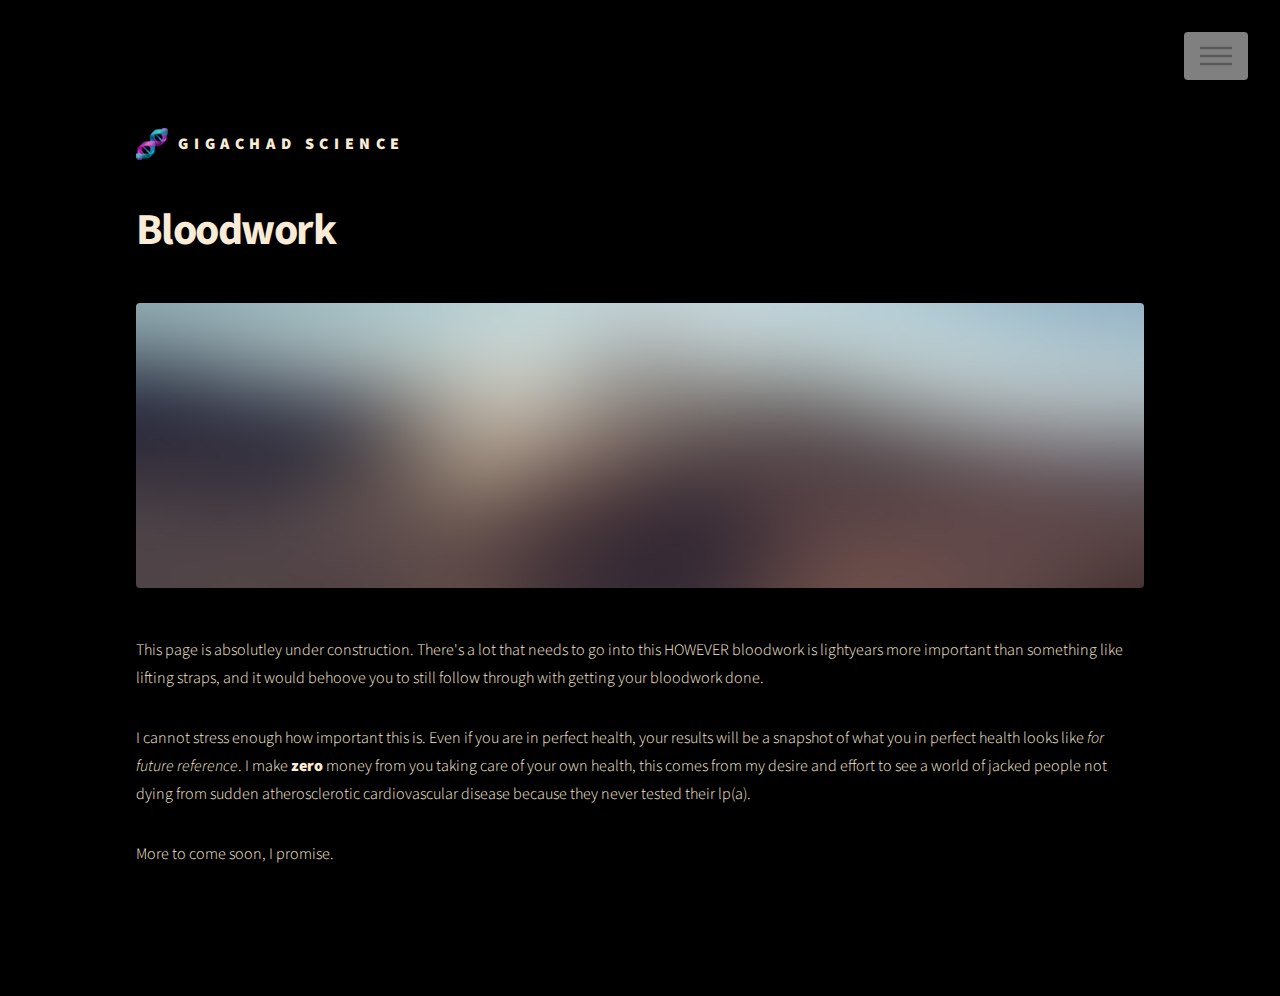
<file: bloodwork.html>
<!DOCTYPE HTML>
<!--
	Phantom by Pixelarity
	pixelarity.com | hello@pixelarity.com
	License: pixelarity.com/license
-->
<html>
	<head>
		<title>Untitled</title>
		<meta charset="utf-8" />
		<meta name="viewport" content="width=device-width, initial-scale=1, user-scalable=no" />
		<link rel="stylesheet" href="assets/css/main.css" />
		<noscript><link rel="stylesheet" href="assets/css/noscript.css" /></noscript>
		<meta property="og:title" content="Gigachad Science">
		<meta property="og:image" content="images/meta.png">
		<meta property="og:description" content="The one stop shop to getting jacked fr fr.">
		<meta property="og:url" content="https://gigachad.science">
		<meta name="twitter:card" content="summary_large_image">
	</head>
	<body class="is-preload">
		<!-- Wrapper -->
			<div id="wrapper">

				<!-- Header -->
					<header id="header">
						<div class="inner">

							<!-- Logo -->
							<a href="index.html" class="logo">
								<span class="symbol"><img src="images/dna.png" alt="" /></span><span class="title">GIGACHAD SCIENCE</span>
							</a>

							<!-- Nav -->
								<nav>
									<ul>
										<li><a href="#menu">Menu</a></li>
									</ul>
								</nav>

						</div>
					</header>

				<!-- Menu -->
					<nav id="menu">
						<h2>Menu</h2>
						<ul>
							<li><a href="index.html">Home</a></li>
							<li><a href="generic.html">Ipsum veroeros</a></li>
							<li><a href="generic.html">Tempus etiam</a></li>
							<li><a href="generic.html">Consequat dolor</a></li>
							<li><a href="elements.html">Elements</a></li>
						</ul>
					</nav>

				<!-- Main -->
					<div id="main">
						<div class="inner">
							<h1>Bloodwork</h1>
							<span class="image main"><img src="images/pic13.jpg" alt="" /></span>
							<p>This page is absolutley under construction. There's a lot that needs to go into this HOWEVER bloodwork is lightyears more important than something like lifting straps, and it would behoove you to still follow through with getting your bloodwork done.</p>
							<p>I cannot stress enough how important this is. Even if you are in perfect health, your results will be a snapshot of what you in perfect health looks like <em>for future reference</em>. I make <strong>zero</strong> money from you taking care of your own health, this comes from my desire and effort to see a world of jacked people not dying from sudden atherosclerotic cardiovascular disease because they never tested their lp(a).</p>
						<p>More to come soon, I promise.</p>
						</div>
					</div>

				<!-- Footer -->

		<!-- Scripts -->
			<script src="assets/js/jquery.min.js"></script>
			<script src="assets/js/browser.min.js"></script>
			<script src="assets/js/breakpoints.min.js"></script>
			<script src="assets/js/util.js"></script>
			<script src="assets/js/main.js"></script>

	</body>
</html>
</file>
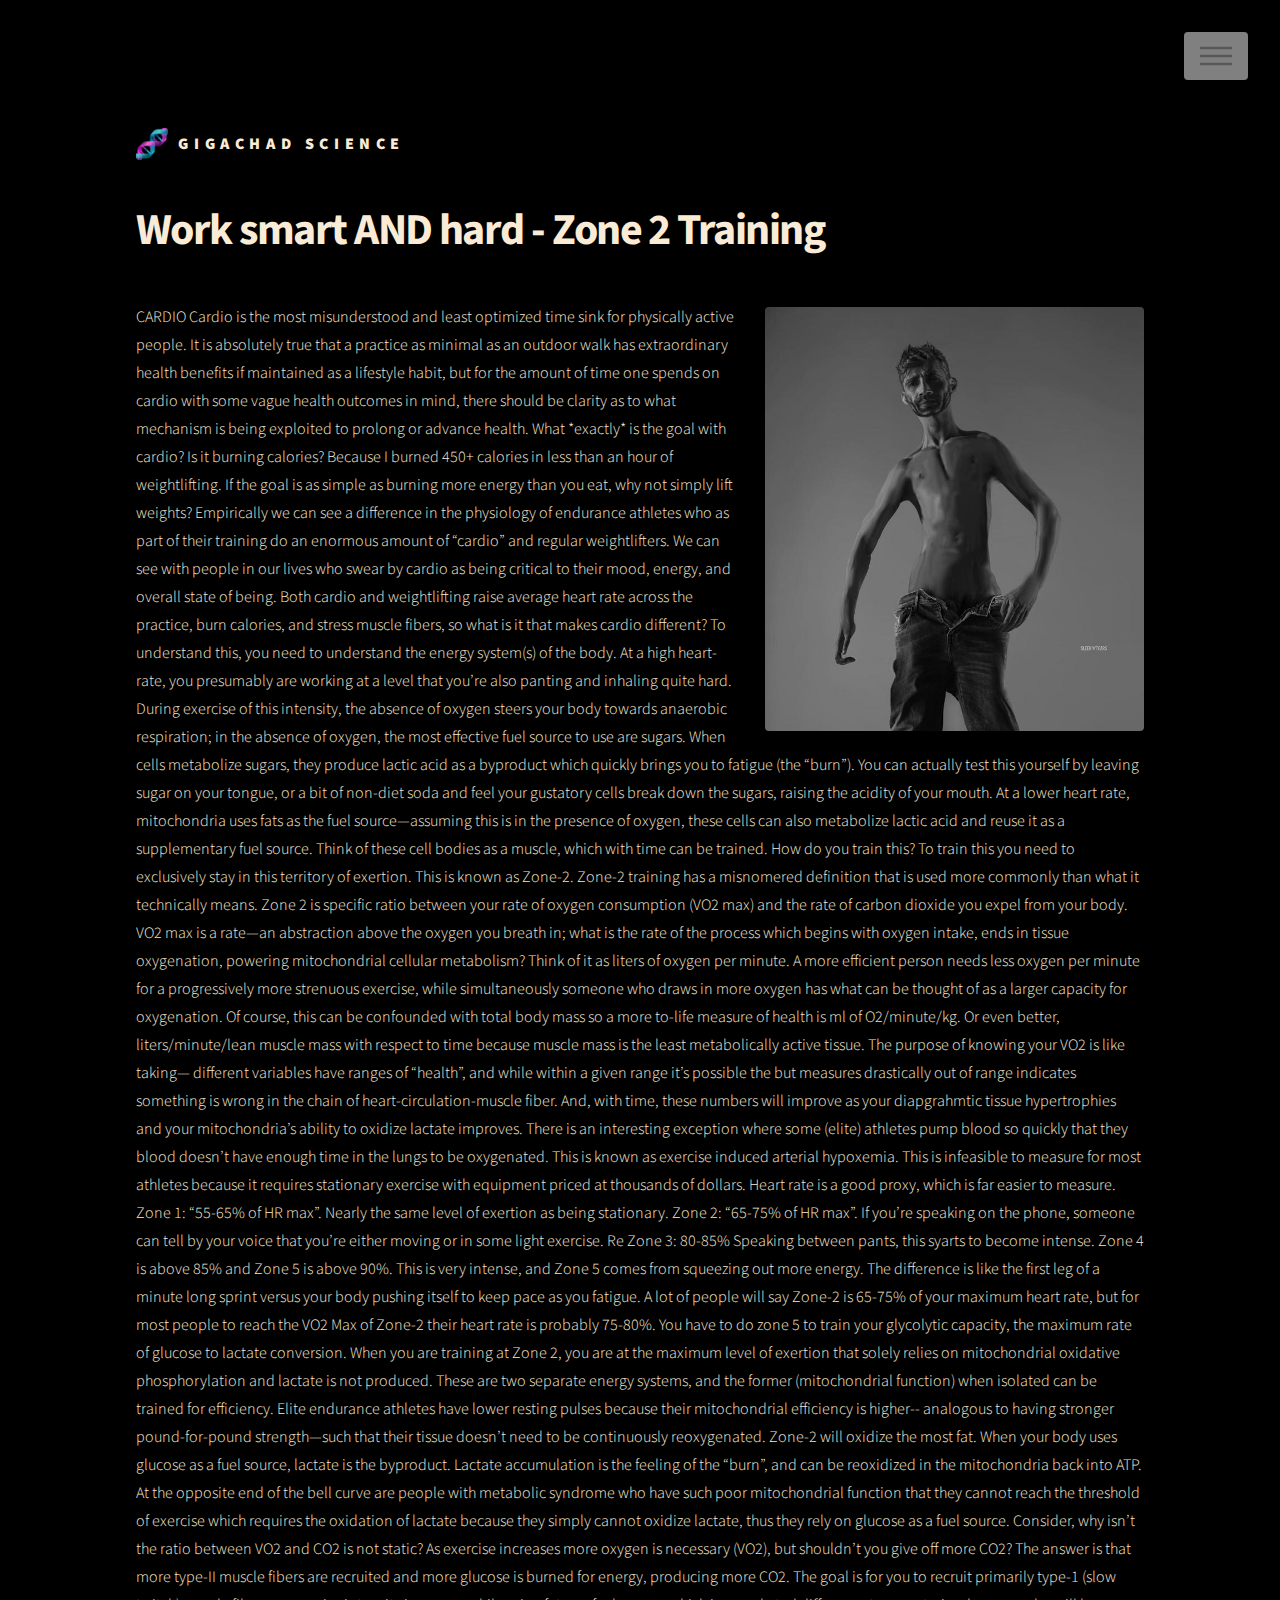
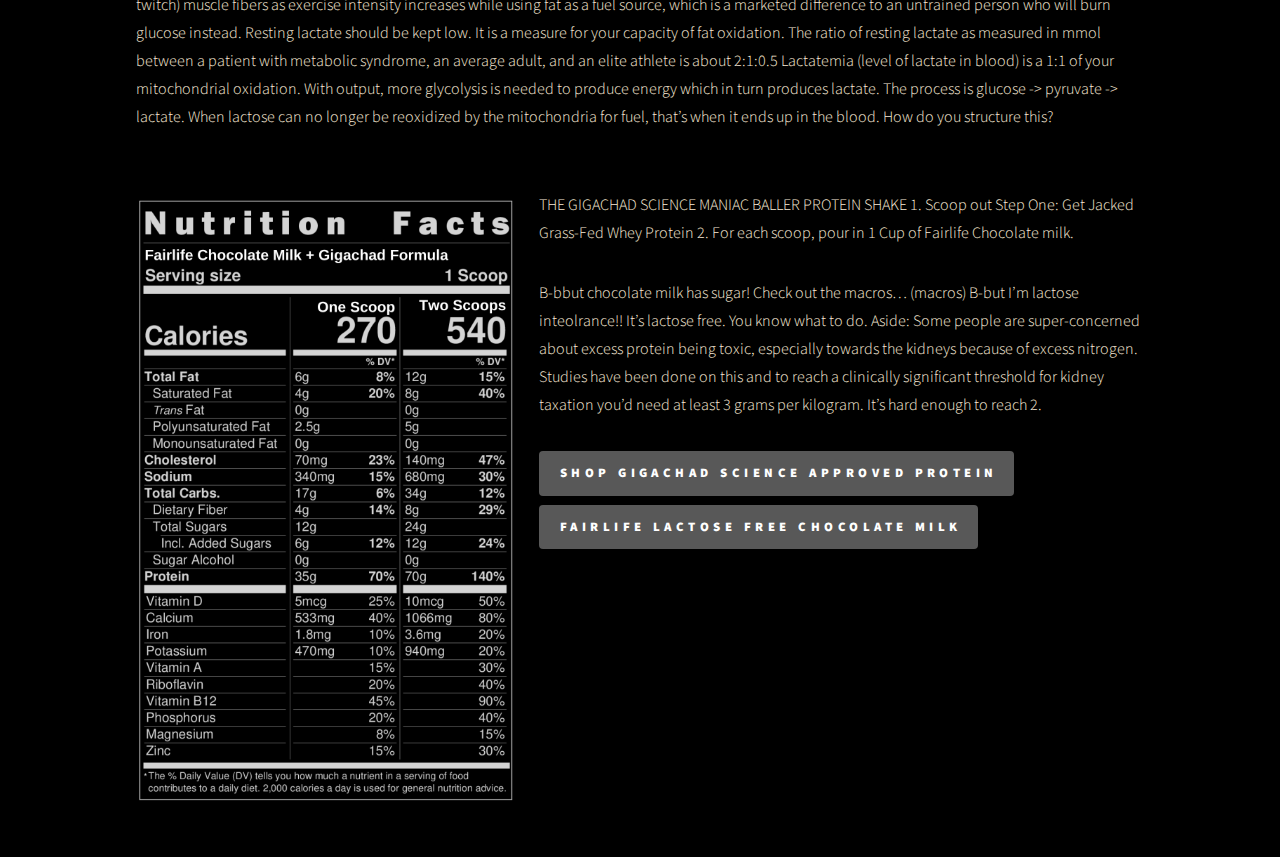
<file: cardio.html>
<!DOCTYPE HTML>
<html>
	<head>
		<title>GIGACHAD PROTEIN</title>
		<meta charset="utf-8" />
		<meta name="viewport" content="width=device-width, initial-scale=1, user-scalable=no" />
		<link rel="stylesheet" href="assets/css/main.css" />
		<noscript><link rel="stylesheet" href="assets/css/noscript.css" /></noscript>
		<meta property="og:title" content="Gigachad Science">
		<meta property="og:image" content="images/meta.png">
		<meta property="og:description" content="The one stop shop to getting jacked fr fr.">
		<meta property="og:url" content="https://gigachad.science">
		<meta name="twitter:card" content="summary_large_image">
	</head>
	<body class="is-preload">
		<!-- Wrapper -->
			<div id="wrapper">

				<!-- Header -->
					<header id="header">
						<div class="inner">

							<!-- Logo -->
								<a href="index.html" class="logo">
									<span class="symbol"><img src="images/dna.png" alt="" /></span><span class="title">GIGACHAD SCIENCE</span>
								</a>

							<!-- Nav -->
								<nav>
									<ul>
										<li><a href="#menu">Menu</a></li>
									</ul>
								</nav>

						</div>
					</header>

				<!-- Menu -->
				<nav id="menu">
					<h2>Menu</h2>
					<ul>
						<li><a href="index.html">HOME</a></li>
						<li><a href="push-pull-legs.html">WEIGHTLIFTING</a></li>
						<li><a href="protein.html">PROTEIN FOOD</a></li>
						<li><a href="cardio.html">CARDIO</a></li>
						<li><a href="electrolytes.html">HYDRATION</a></li>
						<li><a href="https://steponegetjacked.com/collections/supplements">SUPPLEMENTS</a></li>
						<li><a href="https://steponegetjacked.com/collections/look-good">ARMOR</a></li>
					</ul>
				</nav>

				<!-- Main -->
					<div id="main">
						<div class="inner">
							<h1>Work smart AND hard - Zone 2 Training</h1>
							<span class="image right"><img src="images/no protein.jpg" alt="" /></span>
							<p>CARDIO
							Cardio is the most misunderstood and least optimized time sink for physically active people. It is absolutely true that a practice as minimal as an outdoor walk has extraordinary health benefits if maintained as a lifestyle habit, but for the amount of time one spends on cardio with some vague health outcomes in mind, there should be clarity as to what mechanism is being exploited to prolong or advance health.
							
							What *exactly* is the goal with cardio? Is it burning calories? Because I burned 450+ calories in less than an hour of weightlifting. If the goal is as simple as burning more energy than you eat, why not simply lift weights?
							
							
							Empirically we can see a difference in the physiology of endurance athletes who as part of their training do an enormous amount of “cardio” and regular weightlifters. We can see with people in our lives who swear by cardio as being critical to their mood, energy, and overall state of being. Both cardio and weightlifting raise average heart rate across the practice, burn calories, and stress muscle fibers, so what is it that makes cardio different?
							
							To understand this, you need to understand the energy system(s) of the body.
							
							At a high heart-rate, you presumably are working at a level that you’re also panting and inhaling quite hard. During exercise of this intensity, the absence of oxygen steers your body towards anaerobic respiration; in the absence of oxygen, the most effective fuel source to use are sugars. When cells metabolize sugars, they produce lactic acid as a byproduct which quickly brings you to fatigue (the “burn”). You can actually test this yourself by leaving sugar on your tongue, or a bit of non-diet soda and feel your gustatory cells break down the sugars, raising the acidity of your mouth.
							At a lower heart rate, mitochondria uses fats as the fuel source—assuming this is in the presence of oxygen, these cells can also metabolize lactic acid and reuse it as a supplementary fuel source.
							
							Think of these cell bodies as a muscle, which with time can be trained.
							
							
							
							
							
							
							
							How do you train this?
							
							To train this you need to exclusively stay in this territory of exertion. This is known as Zone-2. Zone-2 training has a misnomered definition that is used more commonly than what it technically means. 
							
							Zone 2 is specific ratio between your rate of oxygen consumption (VO2 max) and the rate of carbon dioxide you expel from your body. 
							
							VO2 max is a rate—an abstraction above the oxygen you breath in; what is the rate of the process which begins with oxygen intake, ends in tissue oxygenation, powering mitochondrial cellular metabolism?
							
							Think of it as liters of oxygen per minute. A more efficient person needs less oxygen per minute for a progressively more strenuous exercise, while simultaneously someone who draws in more oxygen has what can be thought of as a larger capacity for oxygenation. Of course, this can be confounded with total body mass so a more to-life measure of health is ml of O2/minute/kg.
							
							Or even better, liters/minute/lean muscle mass with respect to time because muscle mass is the least metabolically active tissue. The purpose of knowing your VO2 is like taking— different variables have ranges of “health”, and while within a given range it’s possible the  but measures drastically out of range indicates something is wrong in the chain of heart-circulation-muscle fiber. And, with time, these numbers will improve as your diapgrahmtic tissue hypertrophies and your mitochondria’s ability to oxidize lactate improves.
							
							There is an interesting exception where some (elite) athletes pump blood so quickly that they blood doesn’t have enough time in the lungs to be oxygenated. This is known as exercise induced arterial hypoxemia. 
							
							This is infeasible to measure for most athletes because it requires stationary exercise with equipment priced at thousands of dollars. Heart rate is a good proxy, which is far easier to measure.
							Zone 1: “55-65% of HR max”. Nearly the same level of exertion as being stationary.
							Zone 2: “65-75% of HR max”. If you’re speaking on the phone, someone can tell by your voice that you’re either moving or in some light exercise. Re
							Zone 3: 80-85% Speaking between pants, this syarts to become intense.
							Zone 4 is above 85% and Zone 5 is above 90%. This is very intense, and Zone 5 comes from squeezing out more energy. The difference is like the first leg of a minute long sprint versus your body pushing itself to keep pace as you fatigue.
							A lot of people will say Zone-2 is 65-75% of your maximum heart rate, but for most people to reach the VO2 Max of Zone-2 their heart rate is probably 75-80%. 
							
							
							
							You have to do zone 5 to train your glycolytic capacity, the maximum rate of glucose to lactate conversion.
							When you are training at Zone 2, you are at the maximum level of exertion that solely relies on mitochondrial oxidative phosphorylation and lactate is not produced. These are two separate energy systems, and the former (mitochondrial function) when isolated can be trained for efficiency. Elite endurance athletes have lower resting pulses because their mitochondrial efficiency is higher-- analogous to having stronger pound-for-pound strength—such that their tissue doesn’t need to be continuously reoxygenated.
							
							Zone-2 will oxidize the most fat.  When your body uses glucose as a fuel source, lactate is the byproduct. Lactate accumulation is the feeling of the “burn”, and can be reoxidized in the mitochondria back into ATP. At the opposite end of the bell curve are people with metabolic syndrome who have such poor mitochondrial function that they cannot reach the threshold of exercise which requires the oxidation of lactate because they simply cannot oxidize lactate, thus they rely on glucose as a fuel source.
							
							Consider, why isn’t the ratio between VO2 and CO2 is not static? As exercise increases more oxygen is necessary (VO2), but shouldn’t you give off more CO2? The answer is that more type-II muscle fibers are recruited and more glucose is burned for energy, producing more CO2.
							
							The goal is for you to recruit primarily type-1 (slow twitch) muscle fibers as exercise intensity increases while using fat as a fuel source, which is a marketed difference to an untrained person who will burn glucose instead.
							
							Resting lactate should be kept low. It is a measure for your capacity of fat oxidation. The ratio of resting lactate as measured in mmol between a patient with metabolic syndrome, an average adult, and an elite athlete is about 2:1:0.5
							
							Lactatemia (level of lactate in blood) is a 1:1 of your mitochondrial oxidation. With output, more glycolysis is needed to produce energy which in turn produces lactate. 
							
							The process is glucose -> pyruvate -> lactate. When lactose can no longer be reoxidized by the mitochondria for fuel, that’s when it ends up in the blood.
							How do you structure this?</p>
							
								<p><span class="image left"><img src="images/image(2).png" alt="" /></span>
								<br>THE GIGACHAD SCIENCE MANIAC BALLER PROTEIN SHAKE
								1.	Scoop out Step One: Get Jacked Grass-Fed Whey Protein
								2.	For each scoop, pour in 1 Cup of Fairlife Chocolate milk.</p>
								<p>
								B-bbut chocolate milk has sugar! Check out the macros… (macros)
								B-but I’m lactose inteolrance!! It’s lactose free.
								You know what to do.
								Aside: Some people are super-concerned about excess protein being toxic, especially towards the kidneys because of excess nitrogen. Studies have been done on this and to reach a clinically significant threshold for kidney taxation you’d need at least 3 grams per kilogram. It’s hard enough to reach 2.</p>								
								<a href="https://steponegetjacked.com/products/whey-protein-chocolate-flavour" class="button primary ">SHOP GIGACHAD SCIENCE APPROVED PROTEIN</a>
								<a href="https://www.google.com/search?q=fairlife+chocolate+milk&client=firefox-b-1-d&sxsrf=ALiCzsaI1XV2G-TXshim-pY_0WhSGr5QEQ:1661281158855&source=lnms&tbm=shop&sa=X&ved=2ahUKEwjXv-HK0t35AhXPj4kEHT4cAswQ_AUoAXoECAIQAw&biw=1858&bih=967&dpr=1" class="button primary">  FAIRLIFE LACTOSE FREE CHOCOLATE MILK </a>

							</p>
							
						</div>
					</div>

				<!-- Footer -->

		<!-- Scripts -->
			<script src="assets/js/jquery.min.js"></script>
			<script src="assets/js/browser.min.js"></script>
			<script src="assets/js/breakpoints.min.js"></script>
			<script src="assets/js/util.js"></script>
			<script src="assets/js/main.js"></script>

	</body>
</html>
</file>
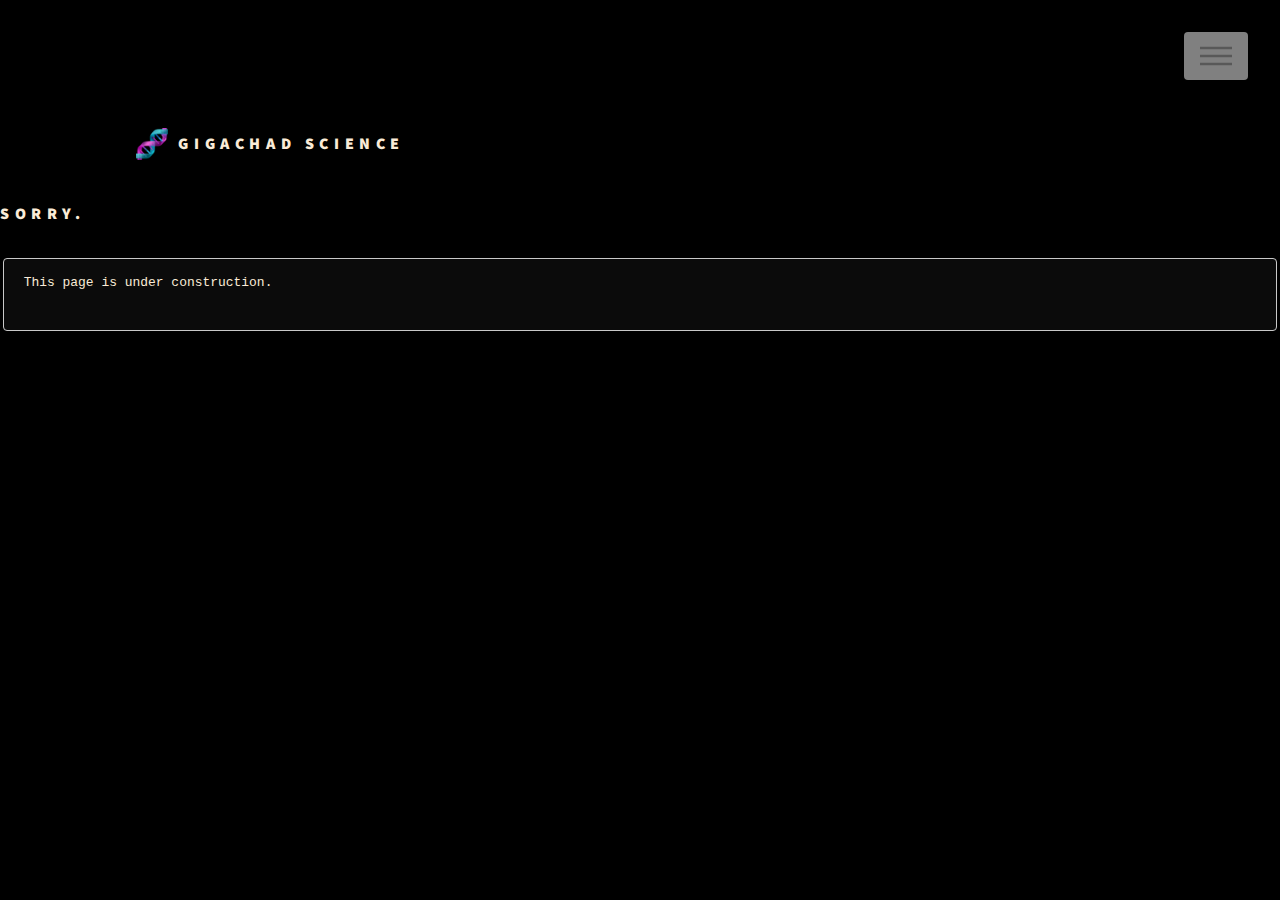
<file: construction.html>
<!DOCTYPE HTML>
<html>
	<head>
		<title>my bad</title>
		<meta charset="utf-8" />
		<meta name="viewport" content="width=device-width, initial-scale=1, user-scalable=no" />
		<link rel="stylesheet" href="assets/css/main.css" />
		<noscript><link rel="stylesheet" href="assets/css/noscript.css" /></noscript>
		<meta property="og:title" content="Gigachad Science">
		<meta property="og:image" content="images/meta.png">
		<meta property="og:description" content="The one stop shop to getting jacked fr fr.">
		<meta property="og:url" content="https://gigachad.science">
		<meta name="twitter:card" content="summary_large_image">
	</head>
	<body class="is-preload">
		<!-- Wrapper -->
			<div id="wrapper">

				<!-- Header -->
					<header id="header">
						<div class="inner">

							<!-- Logo -->
							<a href="index.html" class="logo">
								<span class="symbol"><img src="images/dna.png" alt="" /></span><span class="title">GIGACHAD SCIENCE</span>
							</a>

							<!-- Nav -->
								<nav>
									<ul>
										<li><a href="#menu">Menu</a></li>
									</ul>
								</nav>

						</div>
					</header>

				<!-- Menu -->
				<nav id="menu">
					<h2>Menu</h2>
					<ul>
						<li><a href="index.html">HOME</a></li>
						<li><a href="push-pull-legs.html">WEIGHTLIFTING</a></li>
						<li><a href="protein.html">PROTEIN FOOD</a></li>
						<li><a href="cardio.html">CARDIO</a></li>
						<li><a href="electrolytes.html">HYDRATION</a></li>
						<li><a href="https://steponegetjacked.com/collections/supplements">SUPPLEMENTS</a></li>
						<li><a href="https://steponegetjacked.com/collections/look-good">ARMOR</a></li>
					</ul>
				</nav>

				<!-- Main -->
				<h3>Sorry.</h3>
				<pre><code>This page is under construction.
				</code></pre>
			</section>

		<!-- Scripts -->
			<script src="assets/js/jquery.min.js"></script>
			<script src="assets/js/browser.min.js"></script>
			<script src="assets/js/breakpoints.min.js"></script>
			<script src="assets/js/util.js"></script>
			<script src="assets/js/main.js"></script>

	</body>
</html>
</file>
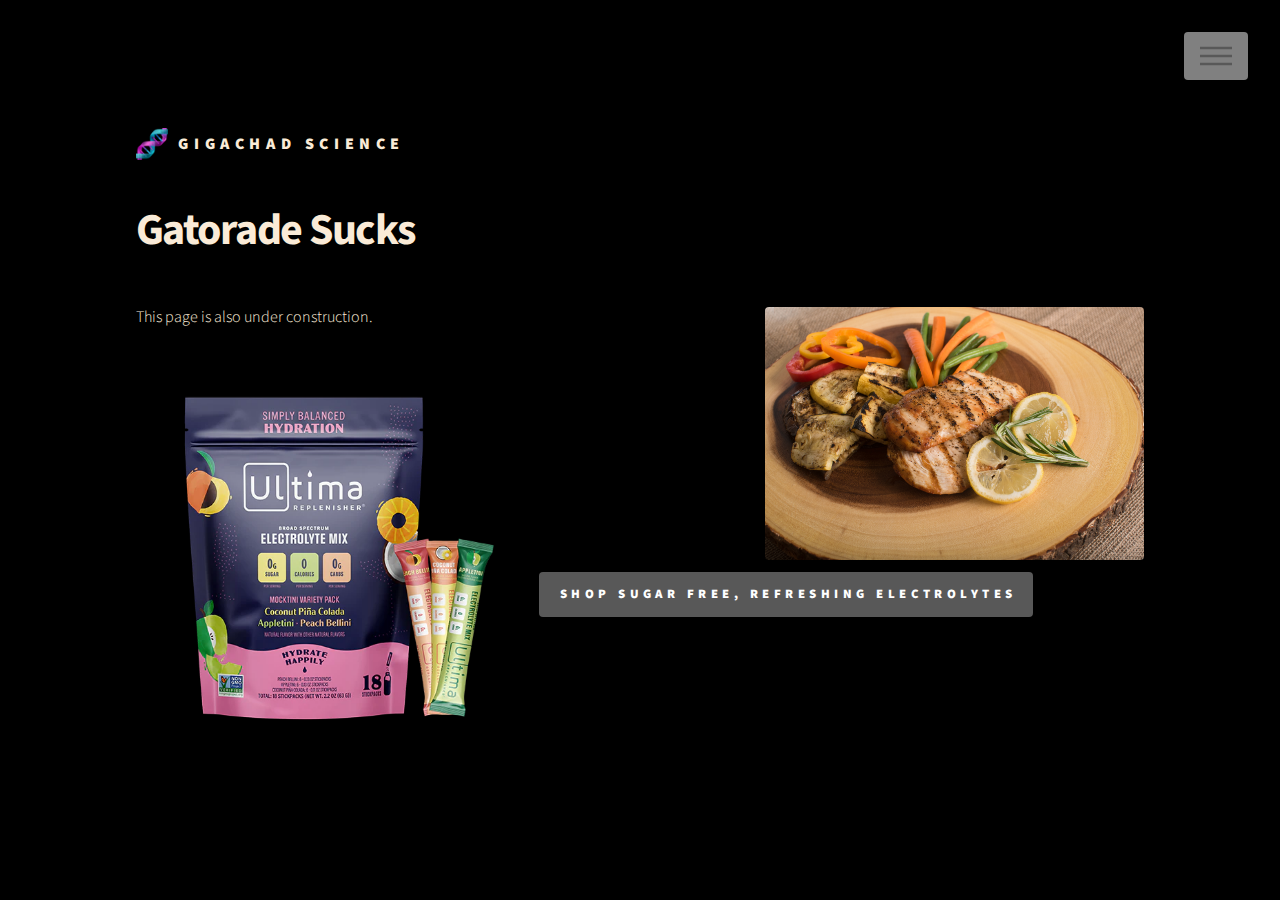
<file: electrolytes.html>
<!DOCTYPE HTML>
<html>
	<head>
		<title>HYDRATION</title>
		<meta charset="utf-8" />
		<meta name="viewport" content="width=device-width, initial-scale=1, user-scalable=no" />
		<link rel="stylesheet" href="assets/css/main.css" />
		<noscript><link rel="stylesheet" href="assets/css/noscript.css" /></noscript>
		<meta property="og:title" content="Gigachad Science">
		<meta property="og:image" content="images/meta.png">
		<meta property="og:description" content="The one stop shop to getting jacked fr fr.">
		<meta property="og:url" content="https://gigachad.science">
		<meta name="twitter:card" content="summary_large_image">
	</head>
	<body class="is-preload">
		<!-- Wrapper -->
			<div id="wrapper">

				<!-- Header -->
					<header id="header">
						<div class="inner">

							<!-- Logo -->
								<a href="index.html" class="logo">
									<span class="symbol"><img src="images/dna.png" alt="" /></span><span class="title">GIGACHAD SCIENCE</span>
								</a>

							<!-- Nav -->
								<nav>
									<ul>
										<li><a href="#menu">Menu</a></li>
									</ul>
								</nav>

						</div>
					</header>

				<!-- Menu -->
				<nav id="menu">
					<h2>Menu</h2>
					<ul>
						<li><a href="index.html">HOME</a></li>
						<li><a href="push-pull-legs.html">WEIGHTLIFTING</a></li>
						<li><a href="protein.html">PROTEIN FOOD</a></li>
						<li><a href="cardio.html">CARDIO</a></li>
						<li><a href="electrolytes.html">HYDRATION</a></li>
						<li><a href="https://steponegetjacked.com/collections/supplements">SUPPLEMENTS</a></li>
						<li><a href="https://steponegetjacked.com/collections/look-good">ARMOR</a></li>
					</ul>
				</nav>
				<!-- Main -->
					<div id="main">
						<div class="inner">
							<h1>Gatorade Sucks</h1>
							<span class="image right"><img src="images/protein-meal.jpg" alt="" /></span>
							<p>This page is also under construction.
								<p><span class="image left"><img src="images/ultimamocktini.webp" alt="" /></span>
								<br>
								</p>								
								<a href="https://steponegetjacked.com/collections/electrolytes" class="button primary ">SHOP SUGAR FREE, REFRESHING ELECTROLYTES</a>

							</p>
							
						</div>
					</div>

				<!-- Footer -->

		<!-- Scripts -->
			<script src="assets/js/jquery.min.js"></script>
			<script src="assets/js/browser.min.js"></script>
			<script src="assets/js/breakpoints.min.js"></script>
			<script src="assets/js/util.js"></script>
			<script src="assets/js/main.js"></script>

	</body>
</html>
</file>
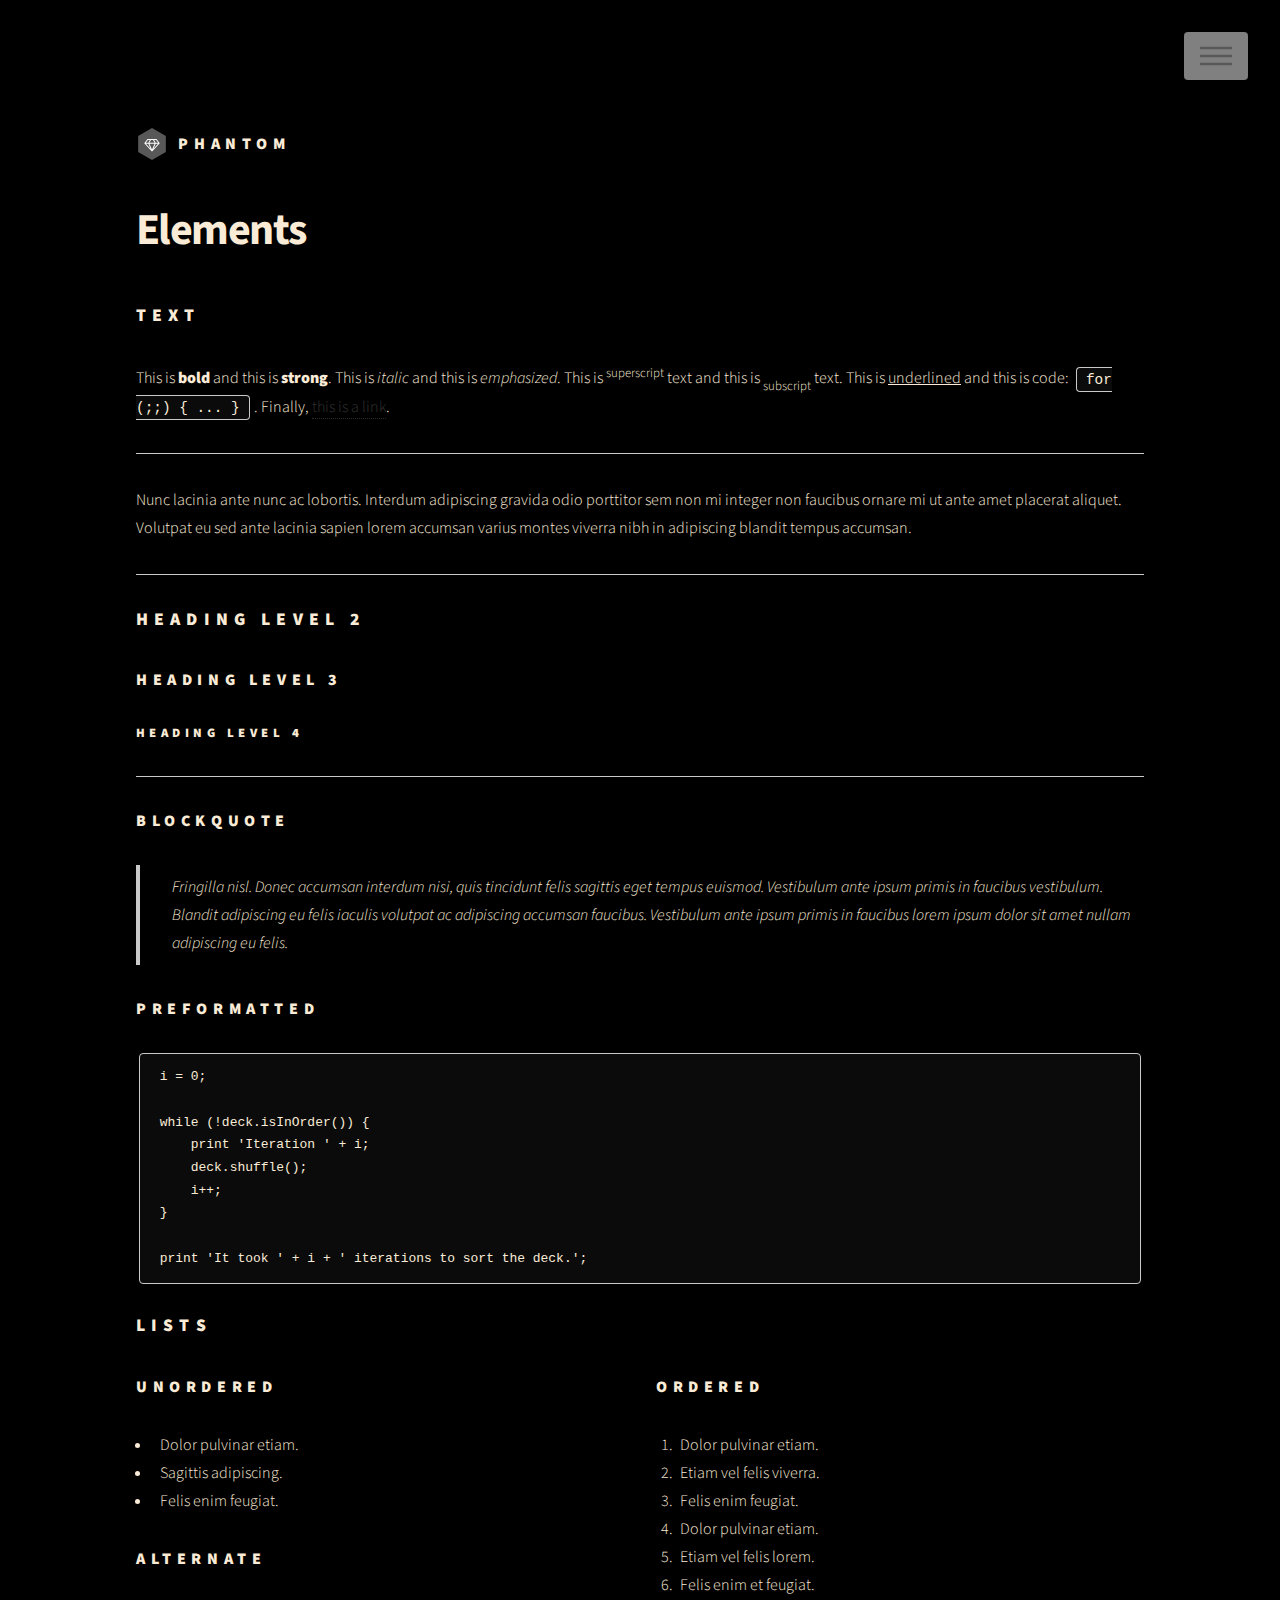
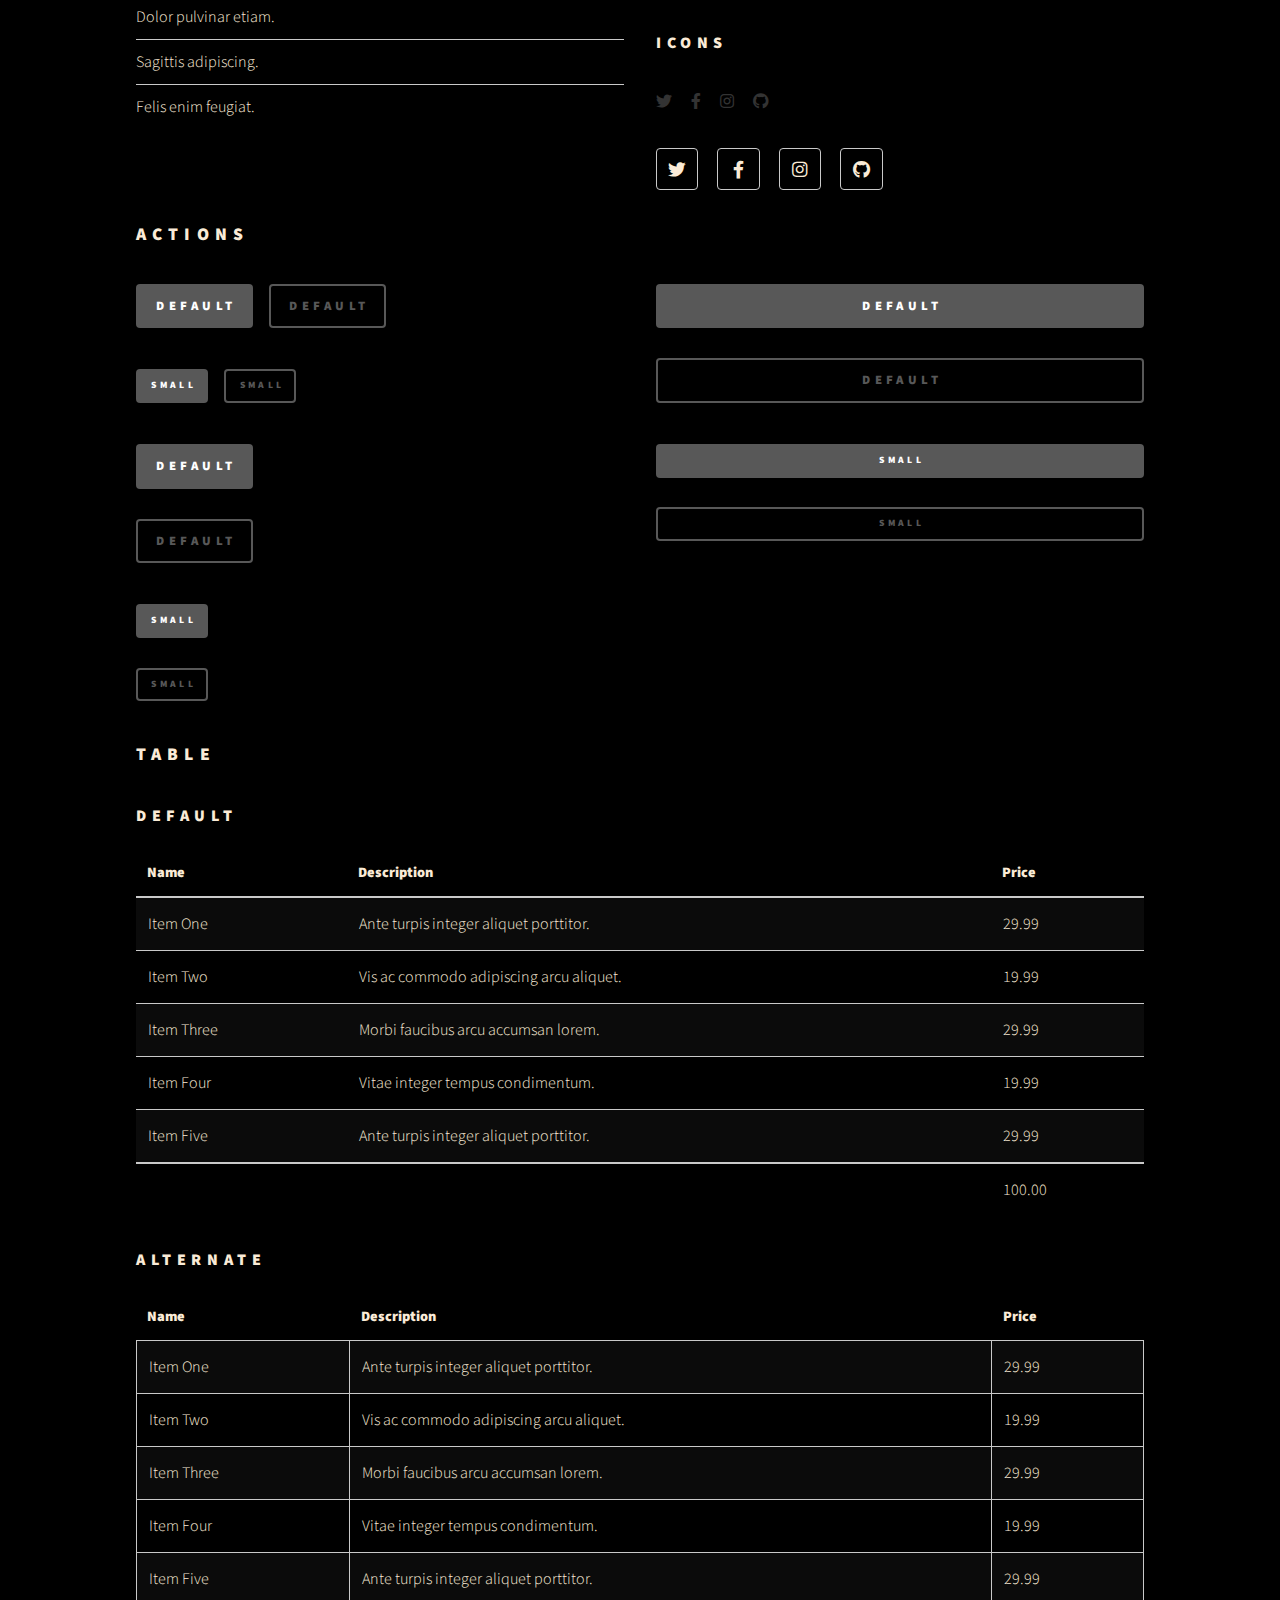
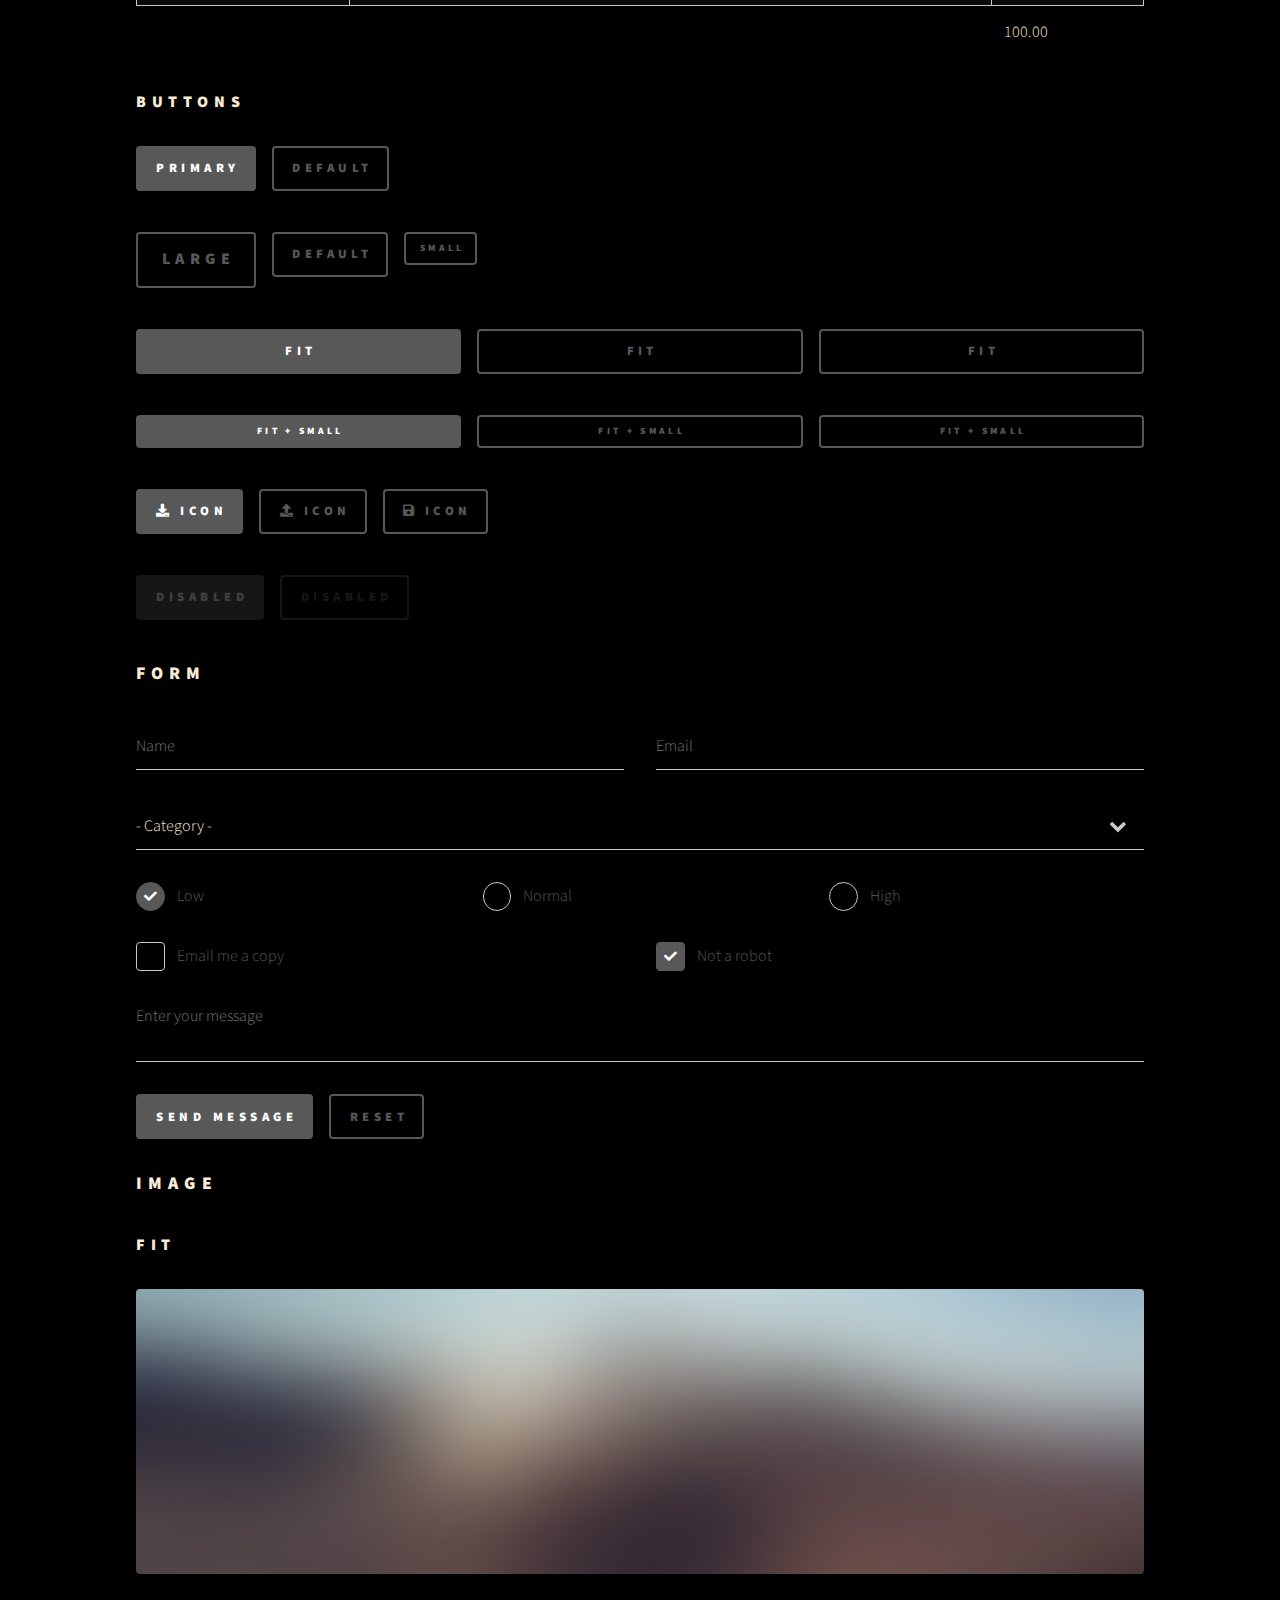
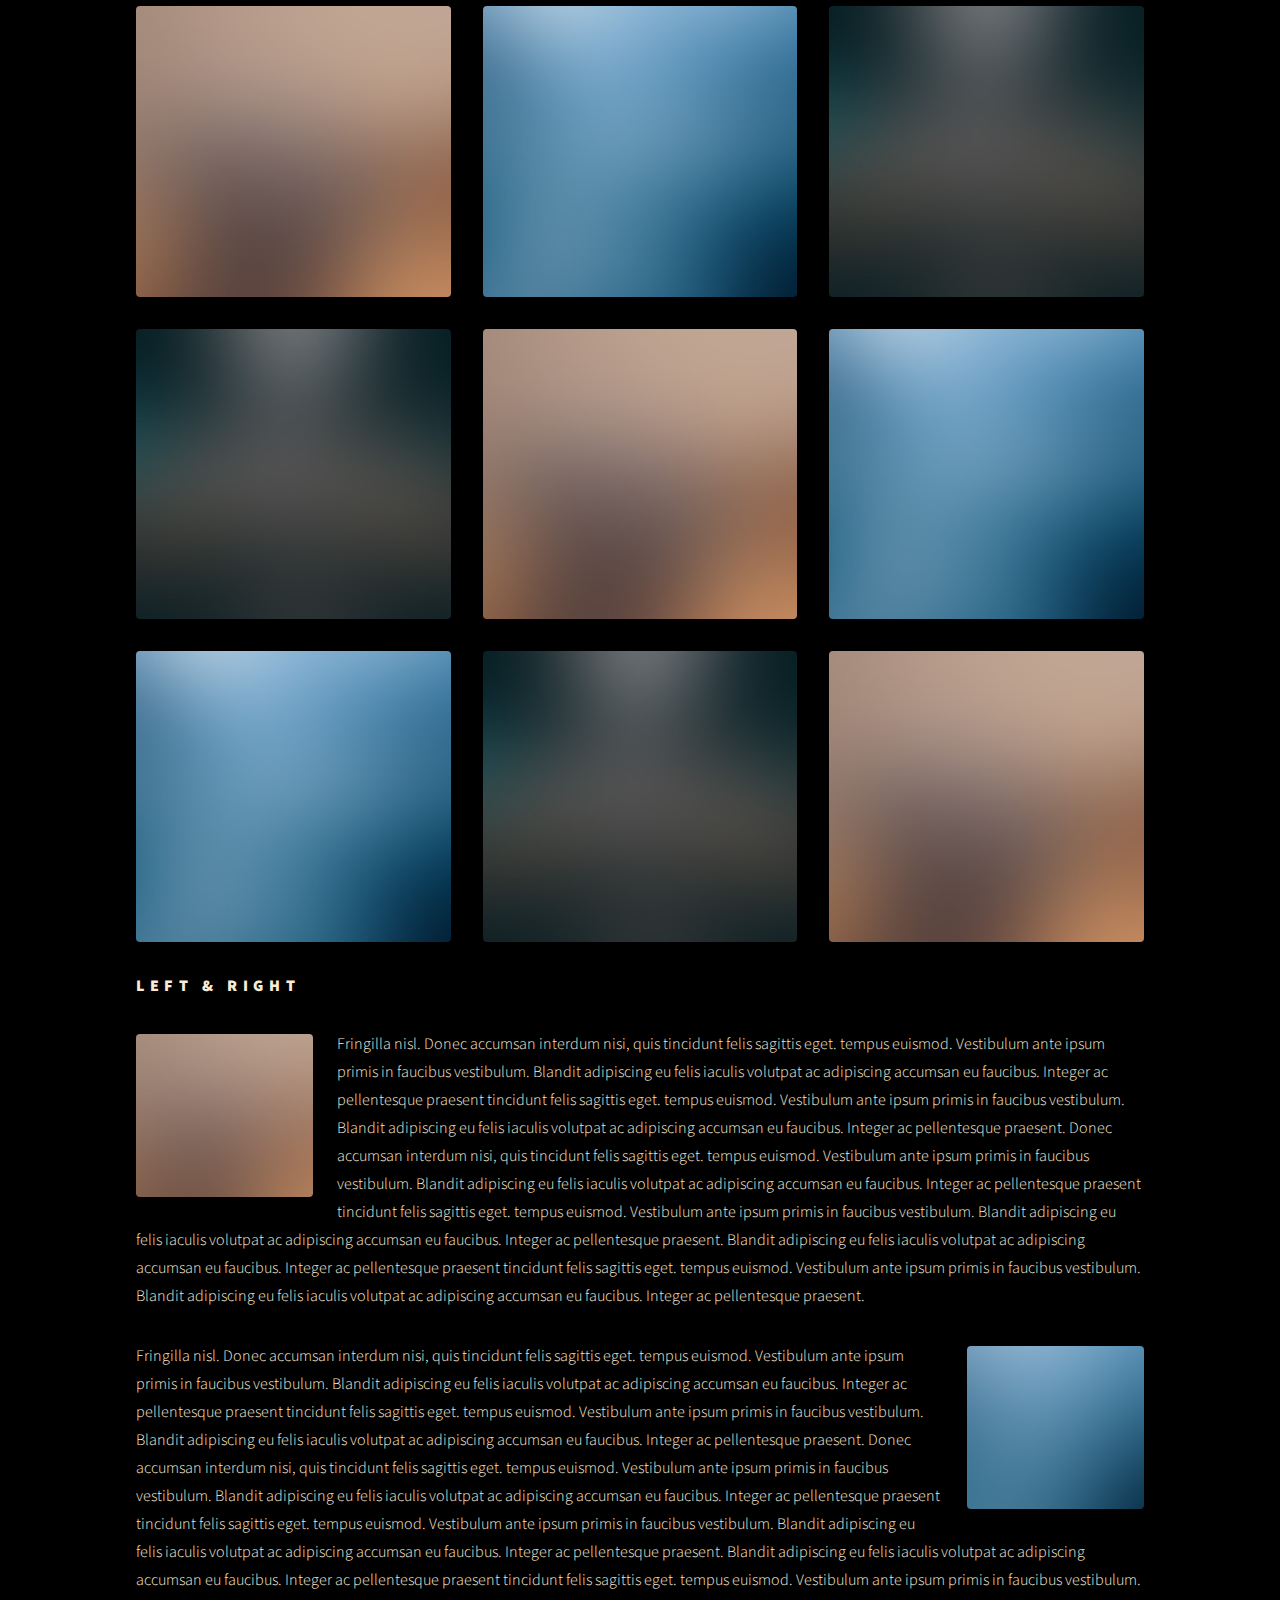
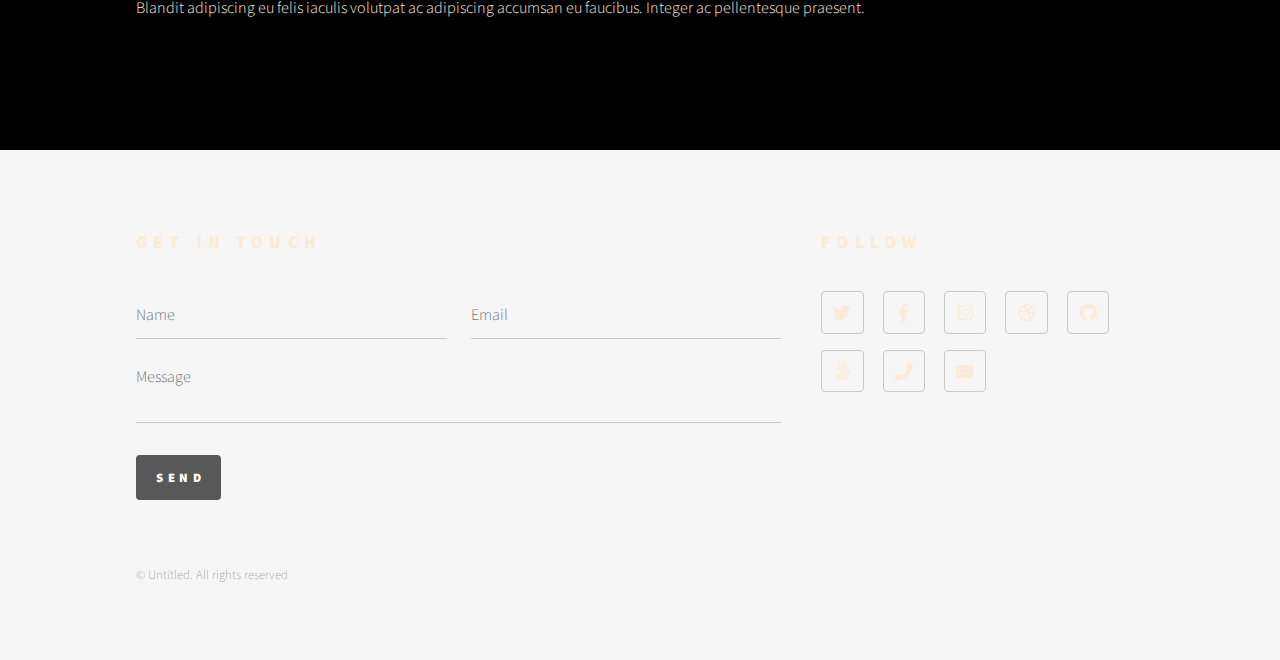
<file: elements.html>
<!DOCTYPE HTML>
<!--
	Phantom by Pixelarity
	pixelarity.com | hello@pixelarity.com
	License: pixelarity.com/license
-->
<html>
	<head>
		<title>Untitled</title>
		<meta charset="utf-8" />
		<meta name="viewport" content="width=device-width, initial-scale=1, user-scalable=no" />
		<link rel="stylesheet" href="assets/css/main.css" />
		<noscript><link rel="stylesheet" href="assets/css/noscript.css" /></noscript>
	</head>
	<body class="is-preload">
		<!-- Wrapper -->
			<div id="wrapper">

				<!-- Header -->
					<header id="header">
						<div class="inner">

							<!-- Logo -->
								<a href="index.html" class="logo">
									<span class="symbol"><img src="images/logo.svg" alt="" /></span><span class="title">Phantom</span>
								</a>

							<!-- Nav -->
								<nav>
									<ul>
										<li><a href="#menu">Menu</a></li>
									</ul>
								</nav>

						</div>
					</header>

				<!-- Menu -->
					<nav id="menu">
						<h2>Menu</h2>
						<ul>
							<li><a href="index.html">Home</a></li>
							<li><a href="generic.html">Ipsum veroeros</a></li>
							<li><a href="generic.html">Tempus etiam</a></li>
							<li><a href="generic.html">Consequat dolor</a></li>
							<li><a href="elements.html">Elements</a></li>
						</ul>
					</nav>

				<!-- Main -->
					<div id="main">
						<div class="inner">
							<h1>Elements</h1>

							<!-- Text -->
								<section>
									<h2>Text</h2>
									<p>This is <b>bold</b> and this is <strong>strong</strong>. This is <i>italic</i> and this is <em>emphasized</em>.
									This is <sup>superscript</sup> text and this is <sub>subscript</sub> text.
									This is <u>underlined</u> and this is code: <code>for (;;) { ... }</code>. Finally, <a href="#">this is a link</a>.</p>
									<hr />
									<p>Nunc lacinia ante nunc ac lobortis. Interdum adipiscing gravida odio porttitor sem non mi integer non faucibus ornare mi ut ante amet placerat aliquet. Volutpat eu sed ante lacinia sapien lorem accumsan varius montes viverra nibh in adipiscing blandit tempus accumsan.</p>
									<hr />
									<h2>Heading Level 2</h2>
									<h3>Heading Level 3</h3>
									<h4>Heading Level 4</h4>
									<hr />
									<h3>Blockquote</h3>
									<blockquote>Fringilla nisl. Donec accumsan interdum nisi, quis tincidunt felis sagittis eget tempus euismod. Vestibulum ante ipsum primis in faucibus vestibulum. Blandit adipiscing eu felis iaculis volutpat ac adipiscing accumsan faucibus. Vestibulum ante ipsum primis in faucibus lorem ipsum dolor sit amet nullam adipiscing eu felis.</blockquote>
									<h3>Preformatted</h3>
									<pre><code>i = 0;

while (!deck.isInOrder()) {
    print 'Iteration ' + i;
    deck.shuffle();
    i++;
}

print 'It took ' + i + ' iterations to sort the deck.';</code></pre>
								</section>

							<!-- Lists -->
								<section>
									<h2>Lists</h2>
									<div class="row">
										<div class="col-6 col-12-medium">
											<h3>Unordered</h3>
											<ul>
												<li>Dolor pulvinar etiam.</li>
												<li>Sagittis adipiscing.</li>
												<li>Felis enim feugiat.</li>
											</ul>
											<h3>Alternate</h3>
											<ul class="alt">
												<li>Dolor pulvinar etiam.</li>
												<li>Sagittis adipiscing.</li>
												<li>Felis enim feugiat.</li>
											</ul>
										</div>
										<div class="col-6 col-12-medium">
											<h3>Ordered</h3>
											<ol>
												<li>Dolor pulvinar etiam.</li>
												<li>Etiam vel felis viverra.</li>
												<li>Felis enim feugiat.</li>
												<li>Dolor pulvinar etiam.</li>
												<li>Etiam vel felis lorem.</li>
												<li>Felis enim et feugiat.</li>
											</ol>
											<h3>Icons</h3>
											<ul class="icons">
												<li><a href="#" class="icon brands style1 fa-twitter"><span class="label">Twitter</span></a></li>
												<li><a href="#" class="icon brands style1 fa-facebook-f"><span class="label">Facebook</span></a></li>
												<li><a href="#" class="icon brands style1 fa-instagram"><span class="label">Instagram</span></a></li>
												<li><a href="#" class="icon brands style1 fa-github"><span class="label">Github</span></a></li>
											</ul>
											<ul class="icons">
												<li><a href="#" class="icon brands style2 fa-twitter"><span class="label">Twitter</span></a></li>
												<li><a href="#" class="icon brands style2 fa-facebook-f"><span class="label">Facebook</span></a></li>
												<li><a href="#" class="icon brands style2 fa-instagram"><span class="label">Instagram</span></a></li>
												<li><a href="#" class="icon brands style2 fa-github"><span class="label">Github</span></a></li>
											</ul>
										</div>
									</div>
									<h2>Actions</h2>
									<div class="row">
										<div class="col-6 col-12-medium">
											<ul class="actions">
												<li><a href="#" class="button primary">Default</a></li>
												<li><a href="#" class="button">Default</a></li>
											</ul>
											<ul class="actions small">
												<li><a href="#" class="button primary small">Small</a></li>
												<li><a href="#" class="button small">Small</a></li>
											</ul>
											<ul class="actions stacked">
												<li><a href="#" class="button primary">Default</a></li>
												<li><a href="#" class="button">Default</a></li>
											</ul>
											<ul class="actions stacked">
												<li><a href="#" class="button primary small">Small</a></li>
												<li><a href="#" class="button small">Small</a></li>
											</ul>
										</div>
										<div class="col-6 col-12-medium">
											<ul class="actions stacked">
												<li><a href="#" class="button primary fit">Default</a></li>
												<li><a href="#" class="button fit">Default</a></li>
											</ul>
											<ul class="actions stacked">
												<li><a href="#" class="button primary small fit">Small</a></li>
												<li><a href="#" class="button small fit">Small</a></li>
											</ul>
										</div>
									</div>
								</section>

							<!-- Table -->
								<section>
									<h2>Table</h2>
									<h3>Default</h3>
									<div class="table-wrapper">
										<table>
											<thead>
												<tr>
													<th>Name</th>
													<th>Description</th>
													<th>Price</th>
												</tr>
											</thead>
											<tbody>
												<tr>
													<td>Item One</td>
													<td>Ante turpis integer aliquet porttitor.</td>
													<td>29.99</td>
												</tr>
												<tr>
													<td>Item Two</td>
													<td>Vis ac commodo adipiscing arcu aliquet.</td>
													<td>19.99</td>
												</tr>
												<tr>
													<td>Item Three</td>
													<td> Morbi faucibus arcu accumsan lorem.</td>
													<td>29.99</td>
												</tr>
												<tr>
													<td>Item Four</td>
													<td>Vitae integer tempus condimentum.</td>
													<td>19.99</td>
												</tr>
												<tr>
													<td>Item Five</td>
													<td>Ante turpis integer aliquet porttitor.</td>
													<td>29.99</td>
												</tr>
											</tbody>
											<tfoot>
												<tr>
													<td colspan="2"></td>
													<td>100.00</td>
												</tr>
											</tfoot>
										</table>
									</div>

									<h3>Alternate</h3>
									<div class="table-wrapper">
										<table class="alt">
											<thead>
												<tr>
													<th>Name</th>
													<th>Description</th>
													<th>Price</th>
												</tr>
											</thead>
											<tbody>
												<tr>
													<td>Item One</td>
													<td>Ante turpis integer aliquet porttitor.</td>
													<td>29.99</td>
												</tr>
												<tr>
													<td>Item Two</td>
													<td>Vis ac commodo adipiscing arcu aliquet.</td>
													<td>19.99</td>
												</tr>
												<tr>
													<td>Item Three</td>
													<td> Morbi faucibus arcu accumsan lorem.</td>
													<td>29.99</td>
												</tr>
												<tr>
													<td>Item Four</td>
													<td>Vitae integer tempus condimentum.</td>
													<td>19.99</td>
												</tr>
												<tr>
													<td>Item Five</td>
													<td>Ante turpis integer aliquet porttitor.</td>
													<td>29.99</td>
												</tr>
											</tbody>
											<tfoot>
												<tr>
													<td colspan="2"></td>
													<td>100.00</td>
												</tr>
											</tfoot>
										</table>
									</div>
								</section>

							<!-- Buttons -->
								<section>
									<h3>Buttons</h3>
									<ul class="actions">
										<li><a href="#" class="button primary">Primary</a></li>
										<li><a href="#" class="button">Default</a></li>
									</ul>
									<ul class="actions">
										<li><a href="#" class="button large">Large</a></li>
										<li><a href="#" class="button">Default</a></li>
										<li><a href="#" class="button small">Small</a></li>
									</ul>
									<ul class="actions fit">
										<li><a href="#" class="button primary fit">Fit</a></li>
										<li><a href="#" class="button fit">Fit</a></li>
										<li><a href="#" class="button fit">Fit</a></li>
									</ul>
									<ul class="actions fit small">
										<li><a href="#" class="button primary fit small">Fit + Small</a></li>
										<li><a href="#" class="button fit small">Fit + Small</a></li>
										<li><a href="#" class="button fit small">Fit + Small</a></li>
									</ul>
									<ul class="actions">
										<li><a href="#" class="button primary icon solid fa-download">Icon</a></li>
										<li><a href="#" class="button icon solid fa-upload">Icon</a></li>
										<li><a href="#" class="button icon solid fa-save">Icon</a></li>
									</ul>
									<ul class="actions">
										<li><span class="button primary disabled">Disabled</span></li>
										<li><span class="button disabled">Disabled</span></li>
									</ul>
								</section>

							<!-- Form -->
								<section>
									<h2>Form</h2>
									<form method="post" action="#">
										<div class="row gtr-uniform">
											<div class="col-6 col-12-xsmall">
												<input type="text" name="demo-name" id="demo-name" value="" placeholder="Name" />
											</div>
											<div class="col-6 col-12-xsmall">
												<input type="email" name="demo-email" id="demo-email" value="" placeholder="Email" />
											</div>
											<div class="col-12">
												<select name="demo-category" id="demo-category">
													<option value="">- Category -</option>
													<option value="1">Manufacturing</option>
													<option value="1">Shipping</option>
													<option value="1">Administration</option>
													<option value="1">Human Resources</option>
												</select>
											</div>
											<div class="col-4 col-12-small">
												<input type="radio" id="demo-priority-low" name="demo-priority" checked>
												<label for="demo-priority-low">Low</label>
											</div>
											<div class="col-4 col-12-small">
												<input type="radio" id="demo-priority-normal" name="demo-priority">
												<label for="demo-priority-normal">Normal</label>
											</div>
											<div class="col-4 col-12-small">
												<input type="radio" id="demo-priority-high" name="demo-priority">
												<label for="demo-priority-high">High</label>
											</div>
											<div class="col-6 col-12-small">
												<input type="checkbox" id="demo-copy" name="demo-copy">
												<label for="demo-copy">Email me a copy</label>
											</div>
											<div class="col-6 col-12-small">
												<input type="checkbox" id="demo-human" name="demo-human" checked>
												<label for="demo-human">Not a robot</label>
											</div>
											<div class="col-12">
												<textarea name="demo-message" id="demo-message" placeholder="Enter your message" rows="6"></textarea>
											</div>
											<div class="col-12">
												<ul class="actions">
													<li><input type="submit" value="Send Message" class="primary" /></li>
													<li><input type="reset" value="Reset" /></li>
												</ul>
											</div>
										</div>
									</form>
								</section>

							<!-- Image -->
								<section>
									<h2>Image</h2>
									<h3>Fit</h3>
									<div class="box alt">
										<div class="row gtr-uniform">
											<div class="col-12"><span class="image fit"><img src="images/pic13.jpg" alt="" /></span></div>
											<div class="col-4"><span class="image fit"><img src="images/pic01.jpg" alt="" /></span></div>
											<div class="col-4"><span class="image fit"><img src="images/pic02.jpg" alt="" /></span></div>
											<div class="col-4"><span class="image fit"><img src="images/pic03.jpg" alt="" /></span></div>
											<div class="col-4"><span class="image fit"><img src="images/pic03.jpg" alt="" /></span></div>
											<div class="col-4"><span class="image fit"><img src="images/pic01.jpg" alt="" /></span></div>
											<div class="col-4"><span class="image fit"><img src="images/pic02.jpg" alt="" /></span></div>
											<div class="col-4"><span class="image fit"><img src="images/pic02.jpg" alt="" /></span></div>
											<div class="col-4"><span class="image fit"><img src="images/pic03.jpg" alt="" /></span></div>
											<div class="col-4"><span class="image fit"><img src="images/pic01.jpg" alt="" /></span></div>
										</div>
									</div>
									<h3>Left &amp; Right</h3>
									<p><span class="image left"><img src="images/pic14.jpg" alt="" /></span>Fringilla nisl. Donec accumsan interdum nisi, quis tincidunt felis sagittis eget. tempus euismod. Vestibulum ante ipsum primis in faucibus vestibulum. Blandit adipiscing eu felis iaculis volutpat ac adipiscing accumsan eu faucibus. Integer ac pellentesque praesent tincidunt felis sagittis eget. tempus euismod. Vestibulum ante ipsum primis in faucibus vestibulum. Blandit adipiscing eu felis iaculis volutpat ac adipiscing accumsan eu faucibus. Integer ac pellentesque praesent. Donec accumsan interdum nisi, quis tincidunt felis sagittis eget. tempus euismod. Vestibulum ante ipsum primis in faucibus vestibulum. Blandit adipiscing eu felis iaculis volutpat ac adipiscing accumsan eu faucibus. Integer ac pellentesque praesent tincidunt felis sagittis eget. tempus euismod. Vestibulum ante ipsum primis in faucibus vestibulum. Blandit adipiscing eu felis iaculis volutpat ac adipiscing accumsan eu faucibus. Integer ac pellentesque praesent. Blandit adipiscing eu felis iaculis volutpat ac adipiscing accumsan eu faucibus. Integer ac pellentesque praesent tincidunt felis sagittis eget. tempus euismod. Vestibulum ante ipsum primis in faucibus vestibulum. Blandit adipiscing eu felis iaculis volutpat ac adipiscing accumsan eu faucibus. Integer ac pellentesque praesent.</p>
									<p><span class="image right"><img src="images/pic15.jpg" alt="" /></span>Fringilla nisl. Donec accumsan interdum nisi, quis tincidunt felis sagittis eget. tempus euismod. Vestibulum ante ipsum primis in faucibus vestibulum. Blandit adipiscing eu felis iaculis volutpat ac adipiscing accumsan eu faucibus. Integer ac pellentesque praesent tincidunt felis sagittis eget. tempus euismod. Vestibulum ante ipsum primis in faucibus vestibulum. Blandit adipiscing eu felis iaculis volutpat ac adipiscing accumsan eu faucibus. Integer ac pellentesque praesent. Donec accumsan interdum nisi, quis tincidunt felis sagittis eget. tempus euismod. Vestibulum ante ipsum primis in faucibus vestibulum. Blandit adipiscing eu felis iaculis volutpat ac adipiscing accumsan eu faucibus. Integer ac pellentesque praesent tincidunt felis sagittis eget. tempus euismod. Vestibulum ante ipsum primis in faucibus vestibulum. Blandit adipiscing eu felis iaculis volutpat ac adipiscing accumsan eu faucibus. Integer ac pellentesque praesent. Blandit adipiscing eu felis iaculis volutpat ac adipiscing accumsan eu faucibus. Integer ac pellentesque praesent tincidunt felis sagittis eget. tempus euismod. Vestibulum ante ipsum primis in faucibus vestibulum. Blandit adipiscing eu felis iaculis volutpat ac adipiscing accumsan eu faucibus. Integer ac pellentesque praesent.</p>
								</section>

						</div>
					</div>

				<!-- Footer -->
					<footer id="footer">
						<div class="inner">
							<section>
								<h2>Get in touch</h2>
								<form method="post" action="#">
									<div class="fields">
										<div class="field half">
											<input type="text" name="name" id="name" placeholder="Name" />
										</div>
										<div class="field half">
											<input type="email" name="email" id="email" placeholder="Email" />
										</div>
										<div class="field">
											<textarea name="message" id="message" placeholder="Message"></textarea>
										</div>
									</div>
									<ul class="actions">
										<li><input type="submit" value="Send" class="primary" /></li>
									</ul>
								</form>
							</section>
							<section>
								<h2>Follow</h2>
								<ul class="icons">
									<li><a href="#" class="icon brands style2 fa-twitter"><span class="label">Twitter</span></a></li>
									<li><a href="#" class="icon brands style2 fa-facebook-f"><span class="label">Facebook</span></a></li>
									<li><a href="#" class="icon brands style2 fa-instagram"><span class="label">Instagram</span></a></li>
									<li><a href="#" class="icon brands style2 fa-dribbble"><span class="label">Dribbble</span></a></li>
									<li><a href="#" class="icon brands style2 fa-github"><span class="label">GitHub</span></a></li>
									<li><a href="#" class="icon brands style2 fa-500px"><span class="label">500px</span></a></li>
									<li><a href="#" class="icon solid style2 fa-phone"><span class="label">Phone</span></a></li>
									<li><a href="#" class="icon solid style2 fa-envelope"><span class="label">Email</span></a></li>
								</ul>
							</section>
							<ul class="copyright">
								<li>&copy; Untitled. All rights reserved</li>
							</ul>
						</div>
					</footer>

			</div>

		<!-- Scripts -->
			<script src="assets/js/jquery.min.js"></script>
			<script src="assets/js/browser.min.js"></script>
			<script src="assets/js/breakpoints.min.js"></script>
			<script src="assets/js/util.js"></script>
			<script src="assets/js/main.js"></script>

	</body>
</html>
</file>
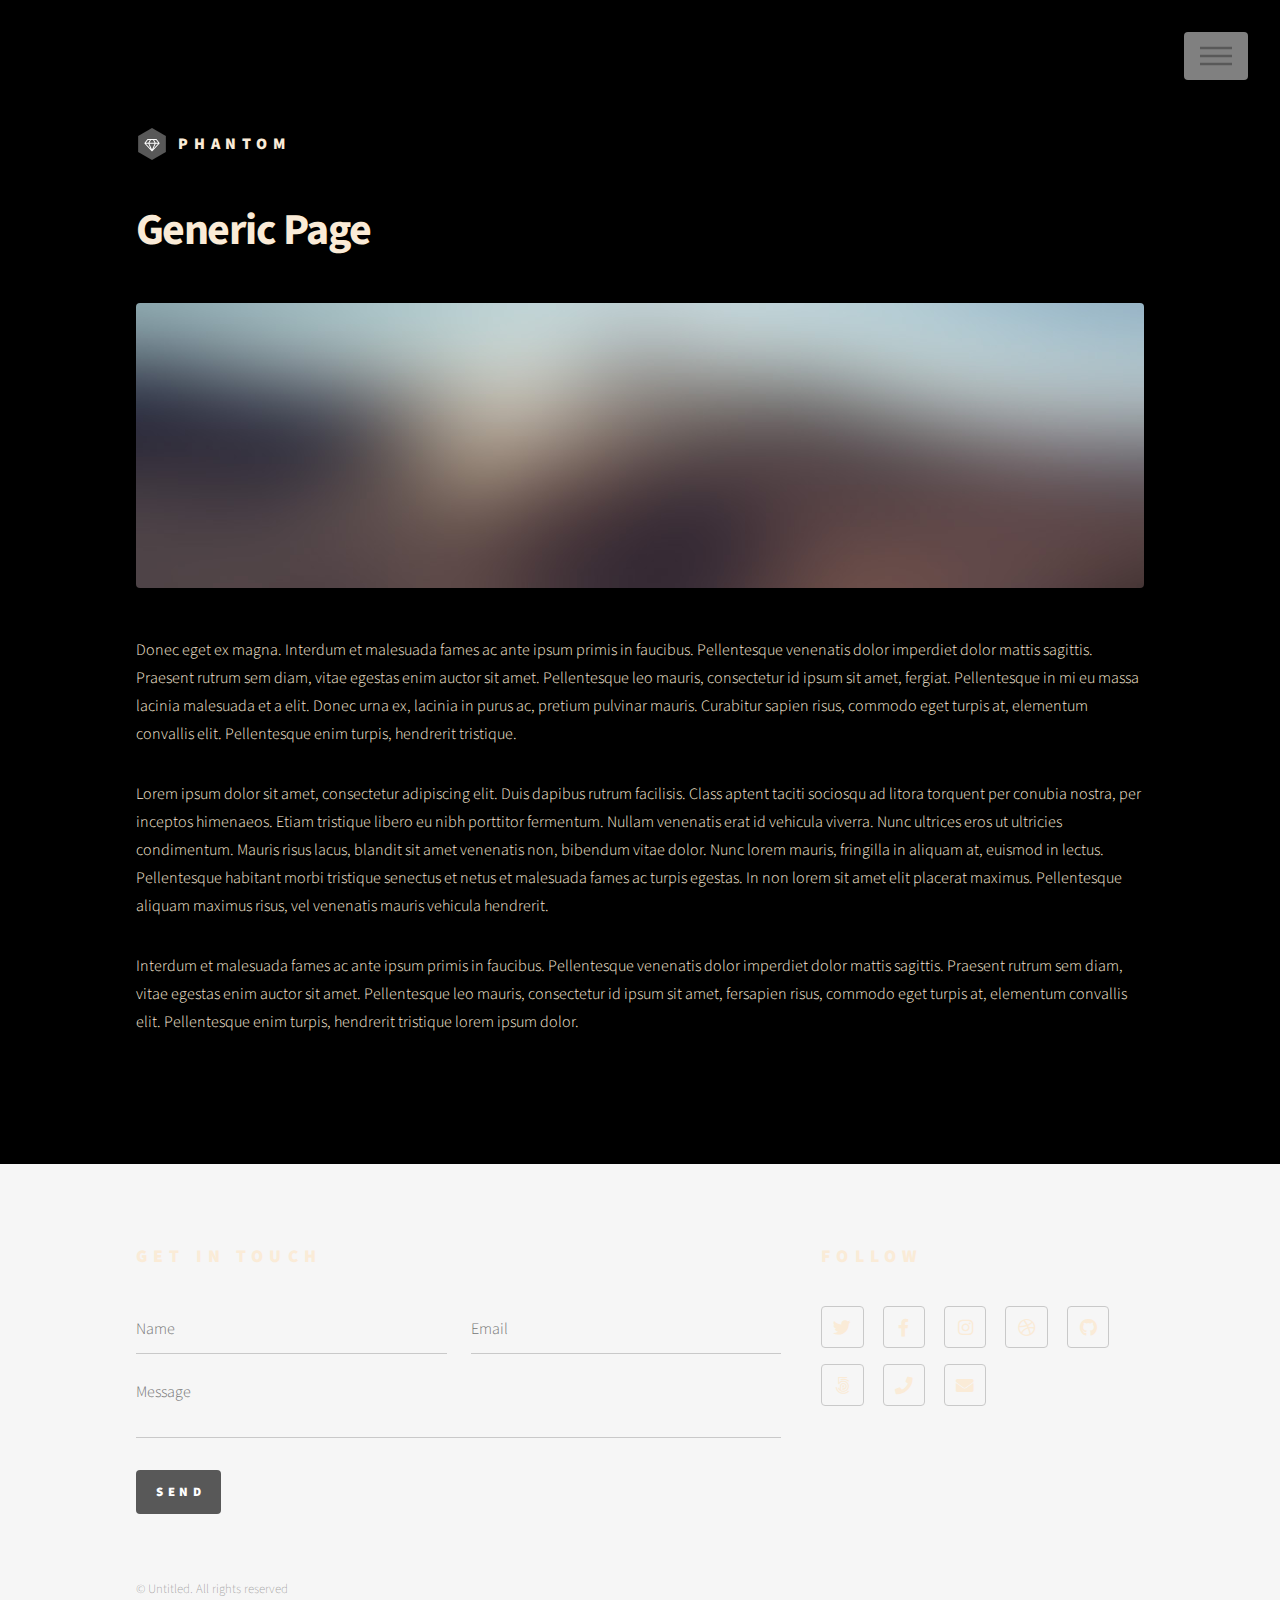
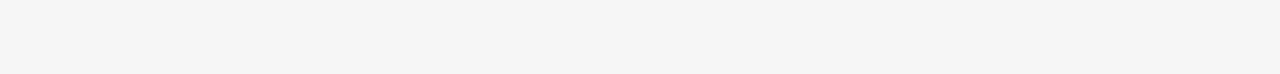
<file: generic.html>
<!DOCTYPE HTML>
<!--
	Phantom by Pixelarity
	pixelarity.com | hello@pixelarity.com
	License: pixelarity.com/license
-->
<html>
	<head>
		<title>Untitled</title>
		<meta charset="utf-8" />
		<meta name="viewport" content="width=device-width, initial-scale=1, user-scalable=no" />
		<link rel="stylesheet" href="assets/css/main.css" />
		<noscript><link rel="stylesheet" href="assets/css/noscript.css" /></noscript>
	</head>
	<body class="is-preload">
		<!-- Wrapper -->
			<div id="wrapper">

				<!-- Header -->
					<header id="header">
						<div class="inner">

							<!-- Logo -->
								<a href="index.html" class="logo">
									<span class="symbol"><img src="images/logo.svg" alt="" /></span><span class="title">Phantom</span>
								</a>

							<!-- Nav -->
								<nav>
									<ul>
										<li><a href="#menu">Menu</a></li>
									</ul>
								</nav>

						</div>
					</header>

				<!-- Menu -->
				<nav id="menu">
					<h2>Menu</h2>
					<ul>
						<li><a href="index.html">HOME</a></li>
						<li><a href="push-pull-legs.html">WEIGHTLIFTING</a></li>
						<li><a href="protein.html">PROTEIN FOOD</a></li>
						<li><a href="cardio.html">CARDIO</a></li>
						<li><a href="electrolytes.html">HYDRATION</a></li>
						<li><a href="https://steponegetjacked.com/collections/supplements">SUPPLEMENTS</a></li>
						<li><a href="https://steponegetjacked.com/collections/look-good">ARMOR</a></li>
					</ul>
				</nav>

				<!-- Main -->
					<div id="main">
						<div class="inner">
							<h1>Generic Page</h1>
							<span class="image main"><img src="images/pic13.jpg" alt="" /></span>
							<p>Donec eget ex magna. Interdum et malesuada fames ac ante ipsum primis in faucibus. Pellentesque venenatis dolor imperdiet dolor mattis sagittis. Praesent rutrum sem diam, vitae egestas enim auctor sit amet. Pellentesque leo mauris, consectetur id ipsum sit amet, fergiat. Pellentesque in mi eu massa lacinia malesuada et a elit. Donec urna ex, lacinia in purus ac, pretium pulvinar mauris. Curabitur sapien risus, commodo eget turpis at, elementum convallis elit. Pellentesque enim turpis, hendrerit tristique.</p>
							<p>Lorem ipsum dolor sit amet, consectetur adipiscing elit. Duis dapibus rutrum facilisis. Class aptent taciti sociosqu ad litora torquent per conubia nostra, per inceptos himenaeos. Etiam tristique libero eu nibh porttitor fermentum. Nullam venenatis erat id vehicula viverra. Nunc ultrices eros ut ultricies condimentum. Mauris risus lacus, blandit sit amet venenatis non, bibendum vitae dolor. Nunc lorem mauris, fringilla in aliquam at, euismod in lectus. Pellentesque habitant morbi tristique senectus et netus et malesuada fames ac turpis egestas. In non lorem sit amet elit placerat maximus. Pellentesque aliquam maximus risus, vel venenatis mauris vehicula hendrerit.</p>
							<p>Interdum et malesuada fames ac ante ipsum primis in faucibus. Pellentesque venenatis dolor imperdiet dolor mattis sagittis. Praesent rutrum sem diam, vitae egestas enim auctor sit amet. Pellentesque leo mauris, consectetur id ipsum sit amet, fersapien risus, commodo eget turpis at, elementum convallis elit. Pellentesque enim turpis, hendrerit tristique lorem ipsum dolor.</p>
						</div>
					</div>

				<!-- Footer -->
					<footer id="footer">
						<div class="inner">
							<section>
								<h2>Get in touch</h2>
								<form method="post" action="#">
									<div class="fields">
										<div class="field half">
											<input type="text" name="name" id="name" placeholder="Name" />
										</div>
										<div class="field half">
											<input type="email" name="email" id="email" placeholder="Email" />
										</div>
										<div class="field">
											<textarea name="message" id="message" placeholder="Message"></textarea>
										</div>
									</div>
									<ul class="actions">
										<li><input type="submit" value="Send" class="primary" /></li>
									</ul>
								</form>
							</section>
							<section>
								<h2>Follow</h2>
								<ul class="icons">
									<li><a href="#" class="icon brands style2 fa-twitter"><span class="label">Twitter</span></a></li>
									<li><a href="#" class="icon brands style2 fa-facebook-f"><span class="label">Facebook</span></a></li>
									<li><a href="#" class="icon brands style2 fa-instagram"><span class="label">Instagram</span></a></li>
									<li><a href="#" class="icon brands style2 fa-dribbble"><span class="label">Dribbble</span></a></li>
									<li><a href="#" class="icon brands style2 fa-github"><span class="label">GitHub</span></a></li>
									<li><a href="#" class="icon brands style2 fa-500px"><span class="label">500px</span></a></li>
									<li><a href="#" class="icon solid style2 fa-phone"><span class="label">Phone</span></a></li>
									<li><a href="#" class="icon solid style2 fa-envelope"><span class="label">Email</span></a></li>
								</ul>
							</section>
							<ul class="copyright">
								<li>&copy; Untitled. All rights reserved</li>
							</ul>
						</div>
					</footer>

			</div>

		<!-- Scripts -->
			<script src="assets/js/jquery.min.js"></script>
			<script src="assets/js/browser.min.js"></script>
			<script src="assets/js/breakpoints.min.js"></script>
			<script src="assets/js/util.js"></script>
			<script src="assets/js/main.js"></script>

	</body>
</html>
</file>
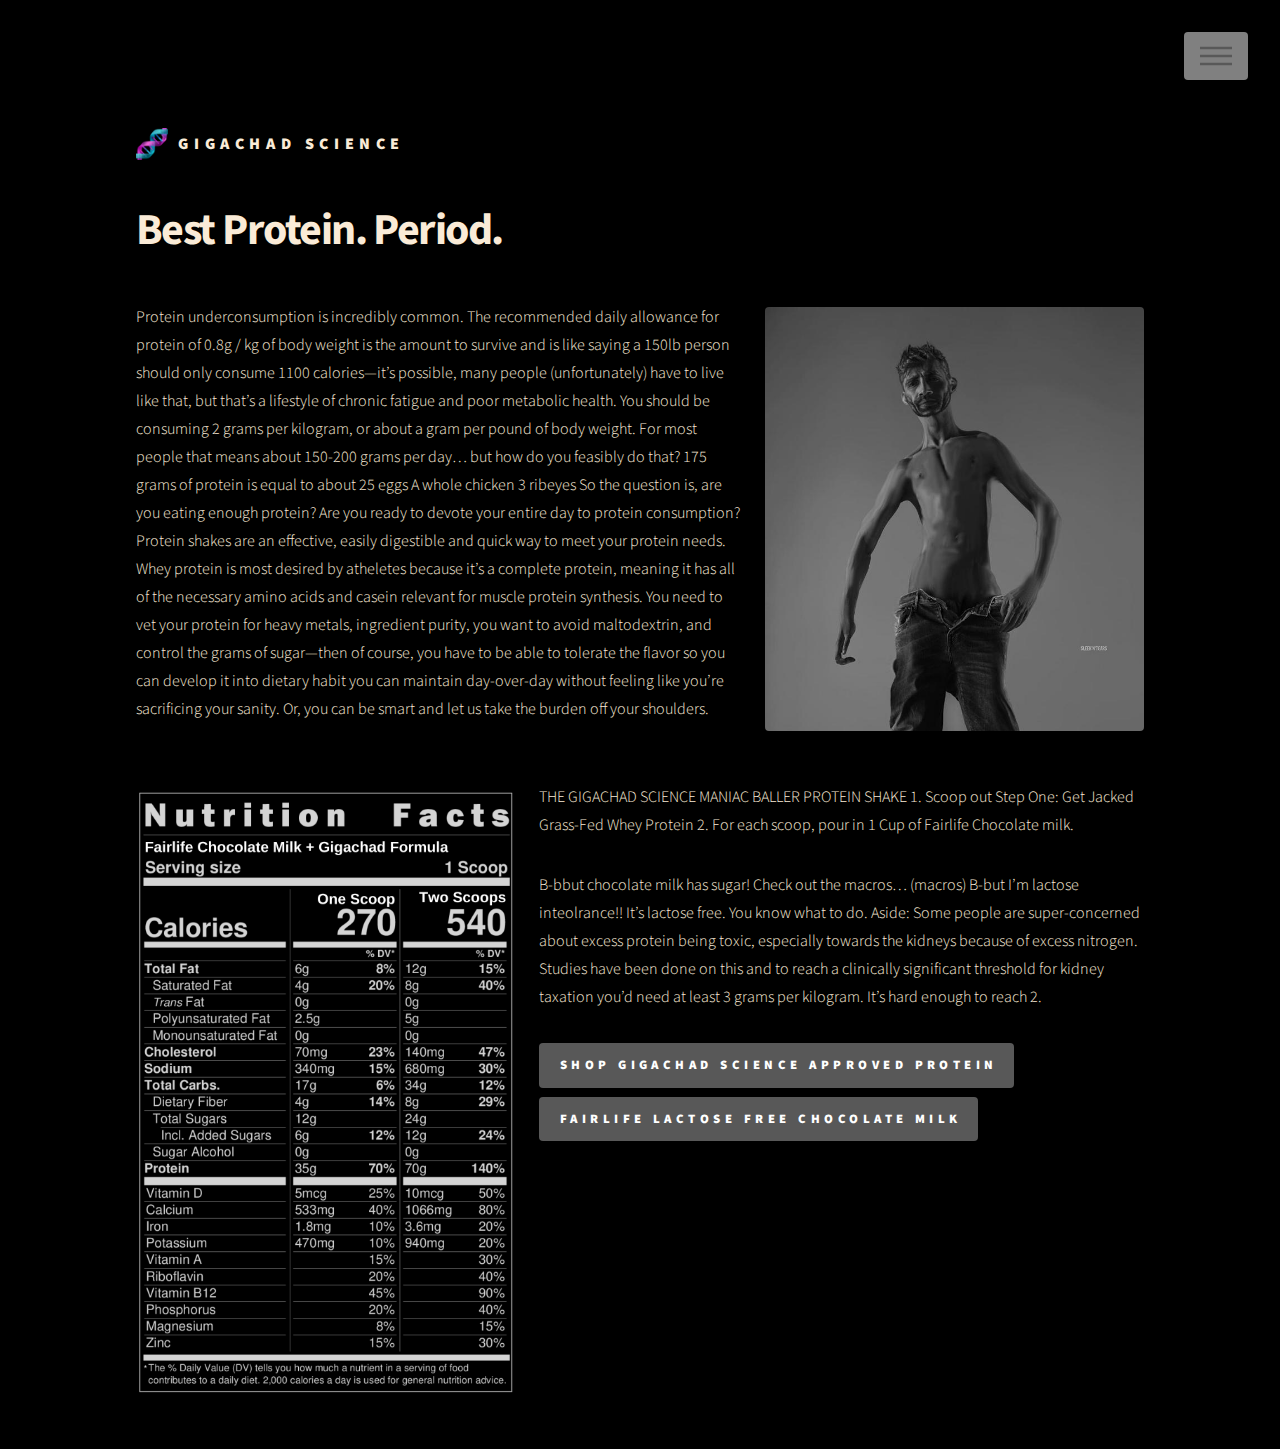
<file: protein.html>
<!DOCTYPE HTML>
<html>
	<head>
		<title>GIGACHAD PROTEIN</title>
		<meta charset="utf-8" />
		<meta name="viewport" content="width=device-width, initial-scale=1, user-scalable=no" />
		<link rel="stylesheet" href="assets/css/main.css" />
		<noscript><link rel="stylesheet" href="assets/css/noscript.css" /></noscript>
		<meta property="og:title" content="Gigachad Science">
		<meta property="og:image" content="images/meta.png">
		<meta property="og:description" content="The one stop shop to getting jacked fr fr.">
		<meta property="og:url" content="https://gigachad.science">
		<meta name="twitter:card" content="summary_large_image">
	</head>
	<body class="is-preload">
		<!-- Wrapper -->
			<div id="wrapper">

				<!-- Header -->
					<header id="header">
						<div class="inner">

							<!-- Logo -->
								<a href="index.html" class="logo">
									<span class="symbol"><img src="images/dna.png" alt="" /></span><span class="title">GIGACHAD SCIENCE</span>
								</a>

							<!-- Nav -->
								<nav>
									<ul>
										<li><a href="#menu">Menu</a></li>
									</ul>
								</nav>

						</div>
					</header>

				<!-- Menu -->
				<nav id="menu">
					<h2>Menu</h2>
					<ul>
						<li><a href="index.html">HOME</a></li>
						<li><a href="push-pull-legs.html">WEIGHTLIFTING</a></li>
						<li><a href="protein.html">PROTEIN FOOD</a></li>
						<li><a href="cardio.html">CARDIO</a></li>
						<li><a href="electrolytes.html">HYDRATION</a></li>
						<li><a href="https://steponegetjacked.com/collections/supplements">SUPPLEMENTS</a></li>
						<li><a href="https://steponegetjacked.com/collections/look-good">ARMOR</a></li>
					</ul>
				</nav>

				<!-- Main -->
					<div id="main">
						<div class="inner">
							<h1>Best Protein. Period.</h1>
							<span class="image right"><img src="images/no protein.jpg" alt="" /></span>
							<p>Protein underconsumption is incredibly common. The recommended daily allowance for protein of 0.8g / kg of body weight is the amount to survive and is like saying a 150lb person should only consume 1100 calories—it’s possible, many people (unfortunately) have to live like that, but that’s a lifestyle of chronic fatigue and poor metabolic health.

								You should be consuming 2 grams per kilogram, or about a gram per pound of body weight. For most people that means about 150-200 grams per day… but how do you feasibly do that? 
								
								175 grams of protein is equal to about
								25 eggs
								A whole chicken
								3 ribeyes
								
								So the question is, are you eating enough protein?
								Are you ready to devote your entire day to protein consumption?
								
								Protein shakes are an effective, easily digestible and quick way to meet your protein needs. Whey protein is most desired by atheletes because it’s a complete protein, meaning it has all of the necessary amino acids and casein relevant for muscle protein synthesis.
								
								You need to vet your protein for heavy metals, ingredient purity, you want to avoid maltodextrin, and control the grams of sugar—then of course, you have to be able to tolerate the flavor so you can develop it into dietary habit you can maintain day-over-day without feeling like you’re sacrificing your sanity.
								
								Or, you can be smart and let us take the burden off your shoulders.
								<p><span class="image left"><img src="images/image(2).png" alt="" /></span>
								<br>THE GIGACHAD SCIENCE MANIAC BALLER PROTEIN SHAKE
								1.	Scoop out Step One: Get Jacked Grass-Fed Whey Protein
								2.	For each scoop, pour in 1 Cup of Fairlife Chocolate milk.</p>
								<p>
								B-bbut chocolate milk has sugar! Check out the macros… (macros)
								B-but I’m lactose inteolrance!! It’s lactose free.
								You know what to do.
								Aside: Some people are super-concerned about excess protein being toxic, especially towards the kidneys because of excess nitrogen. Studies have been done on this and to reach a clinically significant threshold for kidney taxation you’d need at least 3 grams per kilogram. It’s hard enough to reach 2.</p>								
								<a href="https://steponegetjacked.com/products/whey-protein-chocolate-flavour" class="button primary ">SHOP GIGACHAD SCIENCE APPROVED PROTEIN</a>
								<a href="https://www.google.com/search?q=fairlife+chocolate+milk&client=firefox-b-1-d&sxsrf=ALiCzsaI1XV2G-TXshim-pY_0WhSGr5QEQ:1661281158855&source=lnms&tbm=shop&sa=X&ved=2ahUKEwjXv-HK0t35AhXPj4kEHT4cAswQ_AUoAXoECAIQAw&biw=1858&bih=967&dpr=1" class="button primary">  FAIRLIFE LACTOSE FREE CHOCOLATE MILK </a>

							</p>
							
						</div>
					</div>

				<!-- Footer -->

		<!-- Scripts -->
			<script src="assets/js/jquery.min.js"></script>
			<script src="assets/js/browser.min.js"></script>
			<script src="assets/js/breakpoints.min.js"></script>
			<script src="assets/js/util.js"></script>
			<script src="assets/js/main.js"></script>

	</body>
</html>
</file>
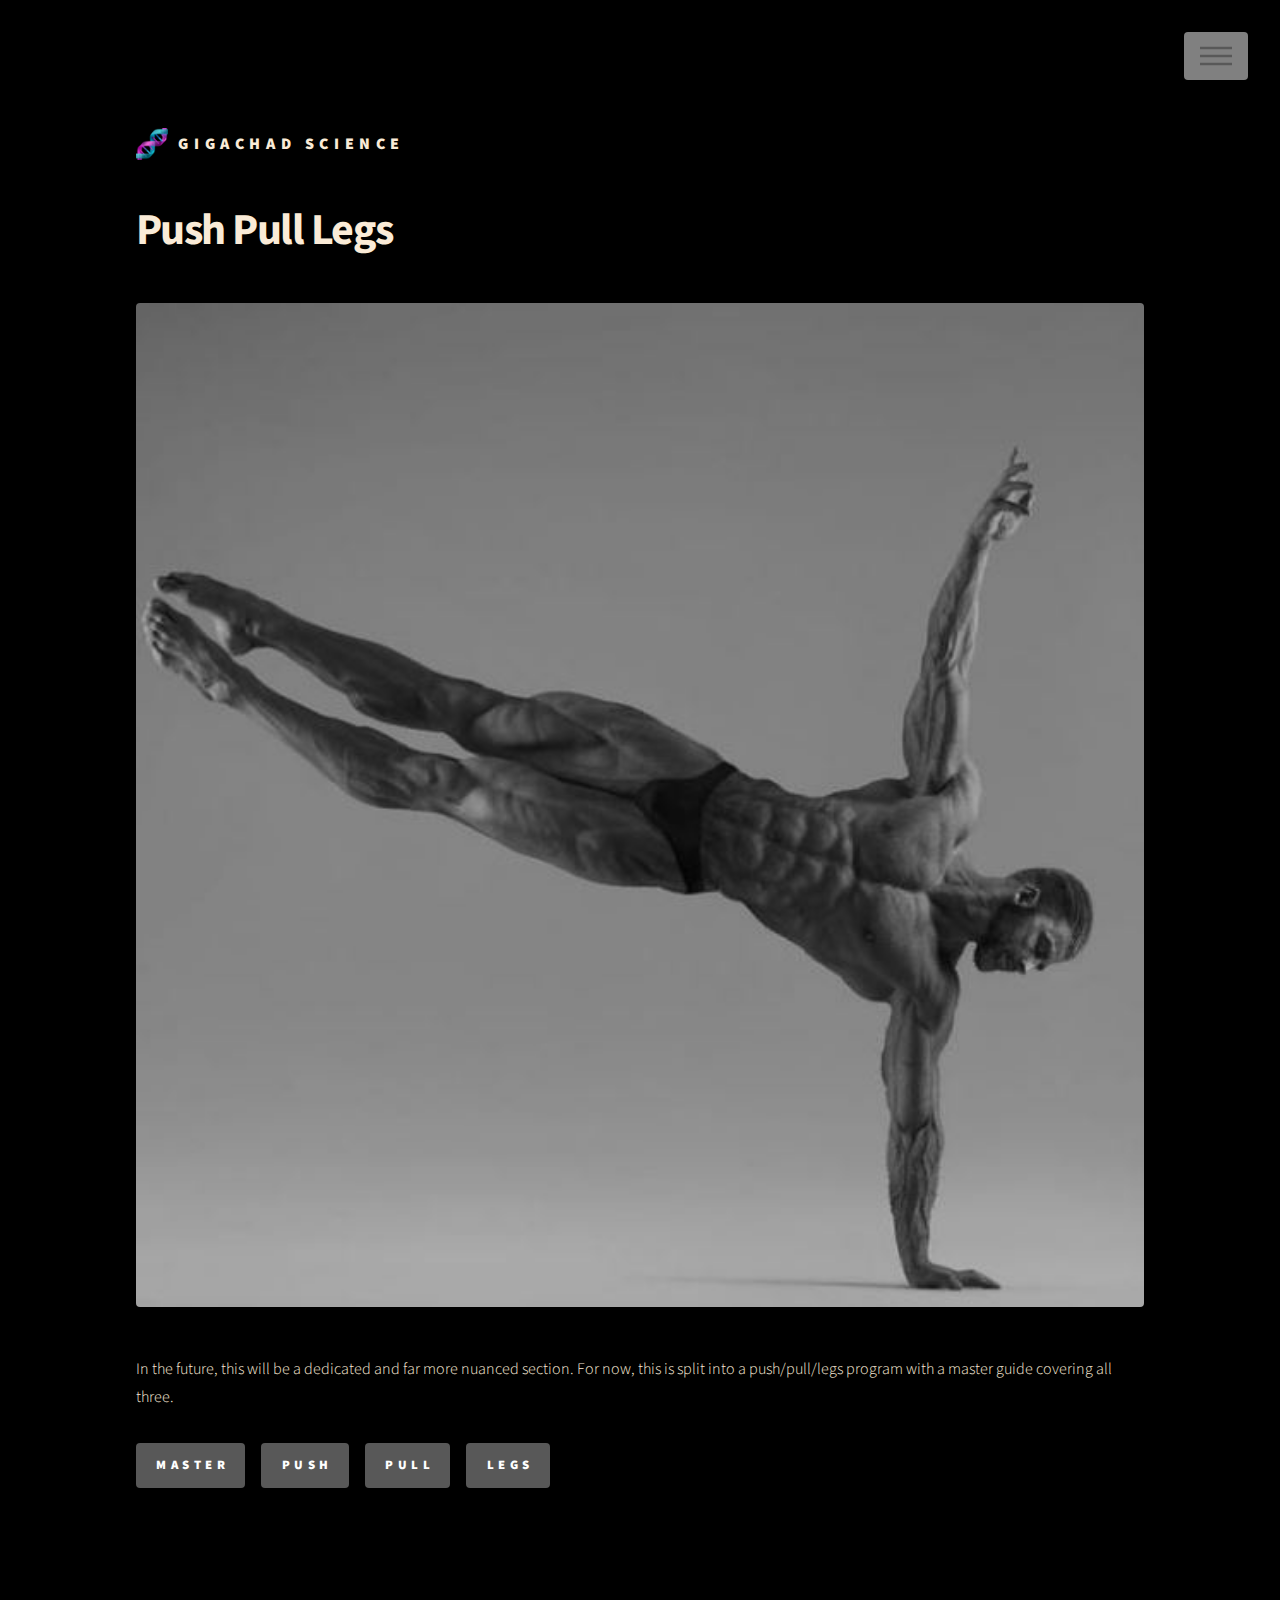
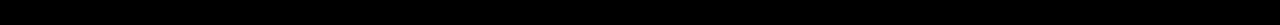
<file: push-pull-legs.html>
<!DOCTYPE HTML>
<html>
	<head>
		<title>WEIGHTLIFTING</title>
		<meta charset="utf-8" />
		<meta name="viewport" content="width=device-width, initial-scale=1, user-scalable=no" />
		<link rel="stylesheet" href="assets/css/main.css" />
		<noscript><link rel="stylesheet" href="assets/css/noscript.css" /></noscript>
		<meta property="og:title" content="Gigachad Science">
		<meta property="og:image" content="images/meta.png">
		<meta property="og:description" content="The one stop shop to getting jacked fr fr.">
		<meta property="og:url" content="https://gigachad.science">
		<meta name="twitter:card" content="summary_large_image">
	</head>
	<body class="is-preload">
		<!-- Wrapper -->
			<div id="wrapper">

				<!-- Header -->
					<header id="header">
						<div class="inner">

							<!-- Logo -->
							<a href="index.html" class="logo">
								<span class="symbol"><img src="images/dna.png" alt="" /></span><span class="title">GIGACHAD SCIENCE</span>
							</a>

							<!-- Nav -->
								<nav>
									<ul>
										<li><a href="#menu">Menu</a></li>
									</ul>
								</nav>

						</div>
					</header>

				<!-- Menu -->
				<nav id="menu">
					<h2>Menu</h2>
					<ul>
						<li><a href="index.html">HOME</a></li>
						<li><a href="push-pull-legs.html">WEIGHTLIFTING</a></li>
						<li><a href="protein.html">PROTEIN FOOD</a></li>
						<li><a href="cardio.html">CARDIO</a></li>
						<li><a href="electrolytes.html">HYDRATION</a></li>
						<li><a href="https://steponegetjacked.com/collections/supplements">SUPPLEMENTS</a></li>
						<li><a href="https://steponegetjacked.com/collections/look-good">ARMOR</a></li>
					</ul>
				</nav>

				<!-- Main -->
					<div id="main">
						<div class="inner">
							<h1>Push Pull Legs</h1>
							<span class="image main"><img src="images/weights.jpg" alt="" /></span>
							<p>In the future, this will be a dedicated and far more nuanced section. For now, this is split into a push/pull/legs program with a master guide covering all three.</p>
							<a href="images/leg day.png" download> 
							<a href="images/push day.png" download> 
							<a href="images/pull day.png" download> 
								<ul class="actions">
									<li><a href="images/Step One Get Jacked Push Pull Legs.pdf" class="button primary fit"  target="_blank">MASTER</a></li>
									<li><a href="images/push day.png" class="button primary"  target="_blank">PUSH</a></li>
									<li><a href="images/pull day.png" class="button primary"  target="_blank">PULL</a></li>
									<li><a href="images/leg day.png" class="button primary"  target="_blank">LEGS</a></li>
								</ul>
							<p></p>
						</div>
					</div>

				<!-- Footer -->
		<!-- Scripts -->
			<script src="assets/js/jquery.min.js"></script>
			<script src="assets/js/browser.min.js"></script>
			<script src="assets/js/breakpoints.min.js"></script>
			<script src="assets/js/util.js"></script>
			<script src="assets/js/main.js"></script>

	</body>
</html>
</file>
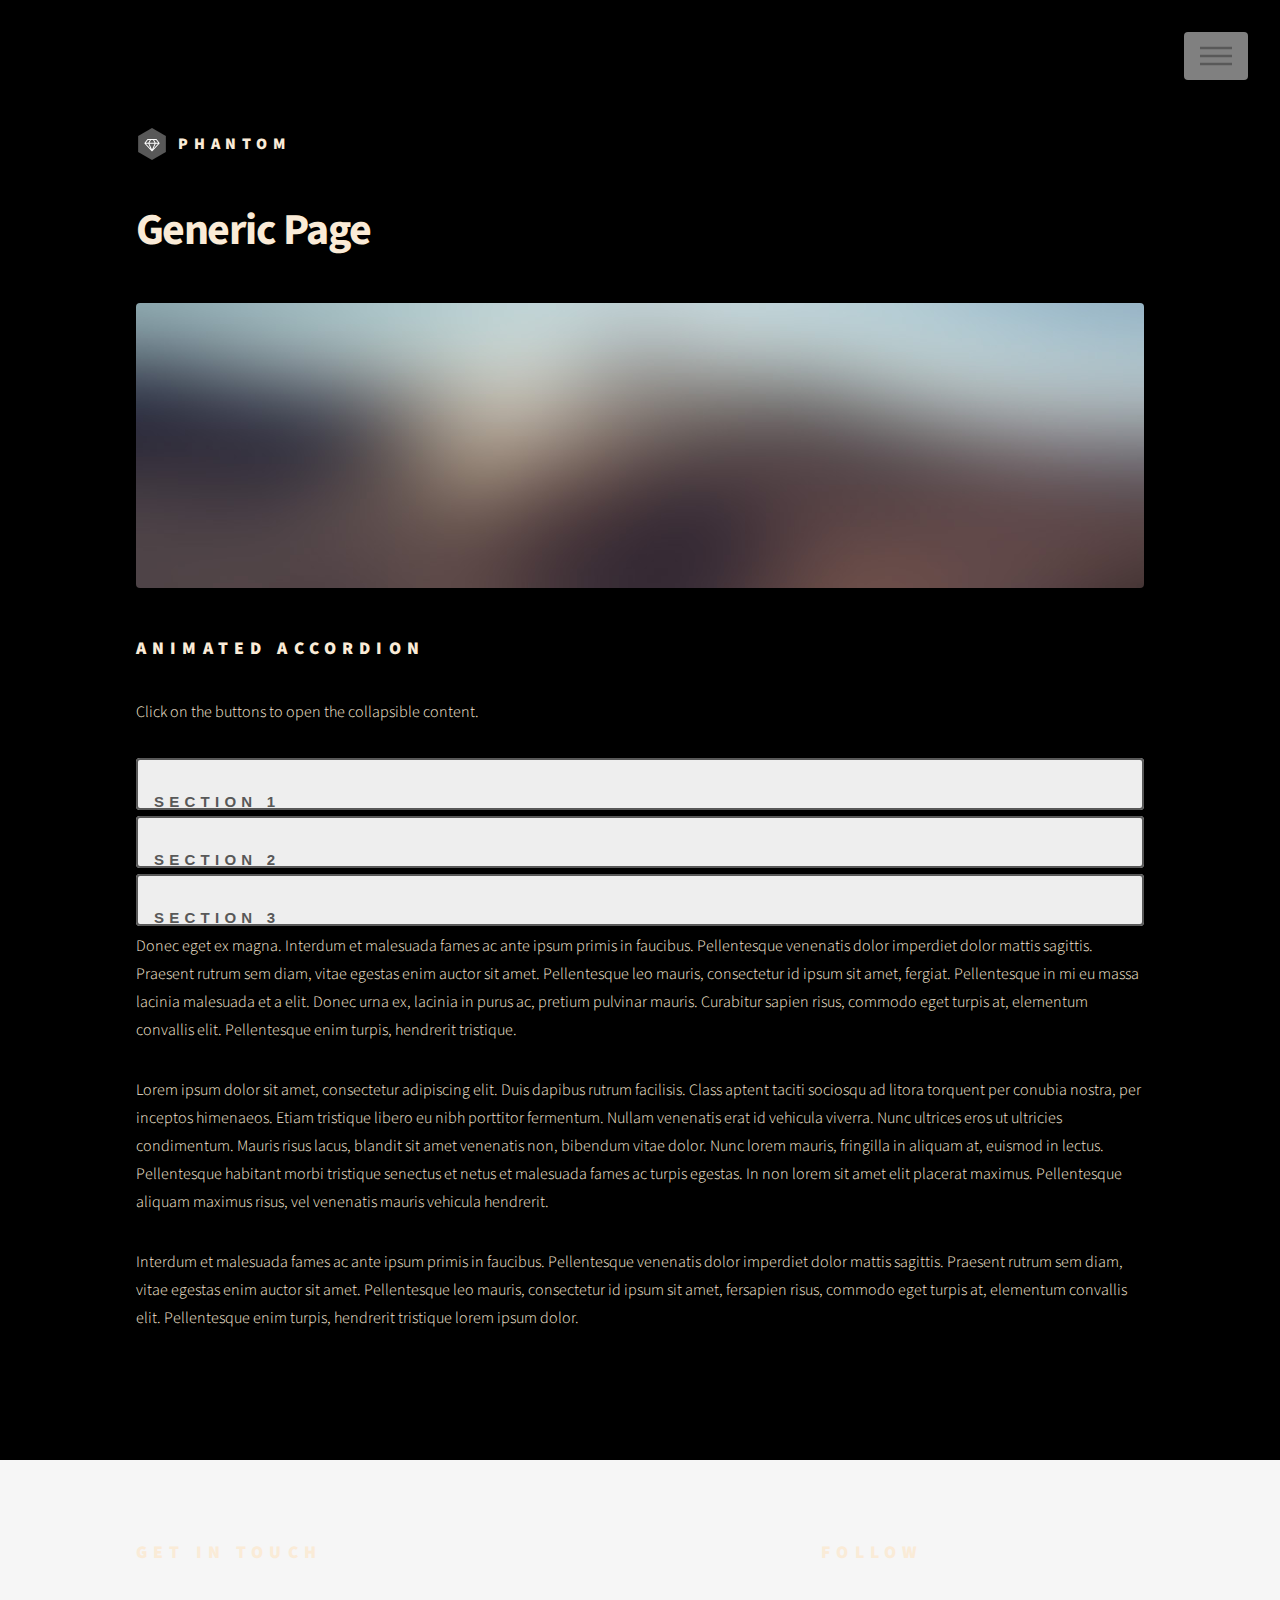
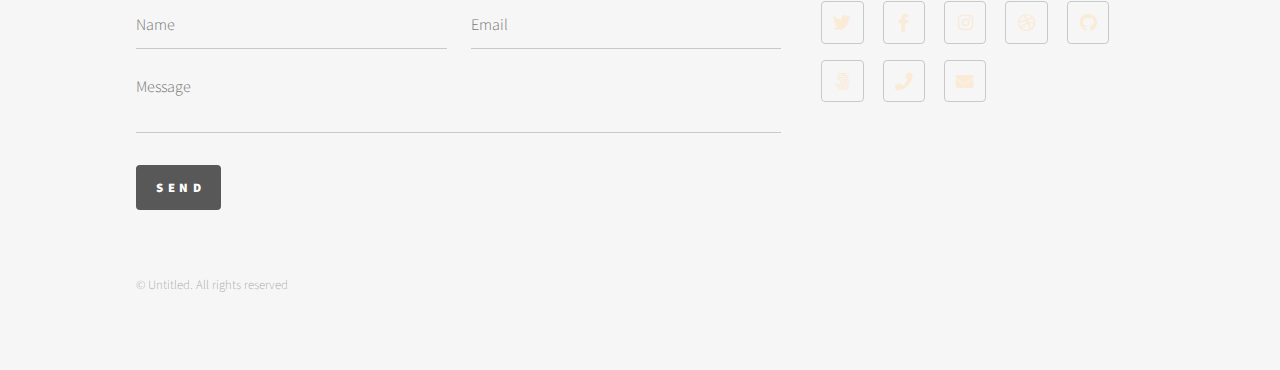
<file: weights.html>
<!DOCTYPE HTML>
<!--
	Phantom by Pixelarity
	pixelarity.com | hello@pixelarity.com
	License: pixelarity.com/license
-->
<html>
	<head>
		<title>Weightlifting</title>
		<meta charset="utf-8" />
		<meta name="viewport" content="width=device-width, initial-scale=1, user-scalable=no" />
		<link rel="stylesheet" href="assets/css/main.css" />
		<noscript><link rel="stylesheet" href="assets/css/noscript.css" /></noscript>
		<meta property="og:title" content="Gigachad Science">
		<meta property="og:image" content="images/meta.png">
		<meta property="og:description" content="The one stop shop to getting jacked fr fr.">
		<meta property="og:url" content="https://gigachad.science">
		<meta name="twitter:card" content="summary_large_image">
	</head>
	<body class="is-preload">
		<!-- Wrapper -->
			<div id="wrapper">

				<!-- Header -->
					<header id="header">
						<div class="inner">

							<!-- Logo -->
								<a href="index.html" class="logo">
									<span class="symbol"><img src="images/logo.svg" alt="" /></span><span class="title">Phantom</span>
								</a>

							<!-- Nav -->
								<nav>
									<ul>
										<li><a href="#menu">Menu</a></li>
									</ul>
								</nav>

						</div>
					</header>

				<!-- Menu -->
				<nav id="menu">
					<h2>Menu</h2>
					<ul>
						<li><a href="index.html">HOME</a></li>
						<li><a href="push-pull-legs.html">WEIGHTLIFTING</a></li>
						<li><a href="protein.html">PROTEIN FOOD</a></li>
						<li><a href="cardio.html">CARDIO</a></li>
						<li><a href="electrolytes.html">HYDRATION</a></li>
						<li><a href="https://steponegetjacked.com/collections/supplements">SUPPLEMENTS</a></li>
						<li><a href="https://steponegetjacked.com/collections/look-good">ARMOR</a></li>
					</ul>
				</nav>

				<!-- Main -->
					<div id="main">
						<div class="inner">
							<h1>Generic Page</h1>
							<span class="image main"><img src="images/pic13.jpg" alt="" /></span>
							<style>
								.accordion {
								  background-color: #eee;
								  color: #444;
								  cursor: pointer;
								  padding: 18px;
								  width: 100%;
								  border: none;
								  text-align: left;
								  outline: none;
								  font-size: 15px;
								  transition: 0.4s;
								}
								
								.active, .accordion:hover {
								  background-color: #ccc;
								}
								
								.panel {
								  padding: 0 18px;
								  background-color: white;
								  max-height: 0;
								  overflow: hidden;
								  transition: max-height 0.2s ease-out;
								}
								</style>
								</head>
								<body>
								
								<h2>Animated Accordion</h2>
								<p>Click on the buttons to open the collapsible content.</p>
								
								<button class="accordion">Section 1</button>
								<div class="panel">
								  <p>Lorem ipsum dolor sit amet, consectetur adipisicing elit, sed do eiusmod tempor incididunt ut labore et dolore magna aliqua. Ut enim ad minim veniam, quis nostrud exercitation ullamco laboris nisi ut aliquip ex ea commodo consequat.</p>
								</div>
								
								<button class="accordion">Section 2</button>
								<div class="panel">
								  <p>Lorem ipsum dolor sit amet, consectetur adipisicing elit, sed do eiusmod tempor incididunt ut labore et dolore magna aliqua. Ut enim ad minim veniam, quis nostrud exercitation ullamco laboris nisi ut aliquip ex ea commodo consequat.</p>
								</div>
								
								<button class="accordion">Section 3</button>
								<div class="panel">
								  <p>Lorem ipsum dolor sit amet, consectetur adipisicing elit, sed do eiusmod tempor incididunt ut labore et dolore magna aliqua. Ut enim ad minim veniam, quis nostrud exercitation ullamco laboris nisi ut aliquip ex ea commodo consequat.</p>
								</div>
								
								<script>
								var acc = document.getElementsByClassName("accordion");
								var i;
								
								for (i = 0; i < acc.length; i++) {
								  acc[i].addEventListener("click", function() {
									this.classList.toggle("active");
									var panel = this.nextElementSibling;
									if (panel.style.maxHeight) {
									  panel.style.maxHeight = null;
									} else {
									  panel.style.maxHeight = panel.scrollHeight + "px";
									} 
								  });
								}
								</script>
							<p>Donec eget ex magna. Interdum et malesuada fames ac ante ipsum primis in faucibus. Pellentesque venenatis dolor imperdiet dolor mattis sagittis. Praesent rutrum sem diam, vitae egestas enim auctor sit amet. Pellentesque leo mauris, consectetur id ipsum sit amet, fergiat. Pellentesque in mi eu massa lacinia malesuada et a elit. Donec urna ex, lacinia in purus ac, pretium pulvinar mauris. Curabitur sapien risus, commodo eget turpis at, elementum convallis elit. Pellentesque enim turpis, hendrerit tristique.</p>
							<p>Lorem ipsum dolor sit amet, consectetur adipiscing elit. Duis dapibus rutrum facilisis. Class aptent taciti sociosqu ad litora torquent per conubia nostra, per inceptos himenaeos. Etiam tristique libero eu nibh porttitor fermentum. Nullam venenatis erat id vehicula viverra. Nunc ultrices eros ut ultricies condimentum. Mauris risus lacus, blandit sit amet venenatis non, bibendum vitae dolor. Nunc lorem mauris, fringilla in aliquam at, euismod in lectus. Pellentesque habitant morbi tristique senectus et netus et malesuada fames ac turpis egestas. In non lorem sit amet elit placerat maximus. Pellentesque aliquam maximus risus, vel venenatis mauris vehicula hendrerit.</p>
							<p>Interdum et malesuada fames ac ante ipsum primis in faucibus. Pellentesque venenatis dolor imperdiet dolor mattis sagittis. Praesent rutrum sem diam, vitae egestas enim auctor sit amet. Pellentesque leo mauris, consectetur id ipsum sit amet, fersapien risus, commodo eget turpis at, elementum convallis elit. Pellentesque enim turpis, hendrerit tristique lorem ipsum dolor.</p>
						</div>
					</div>

				<!-- Footer -->
					<footer id="footer">
						<div class="inner">
							<section>
								<h2>Get in touch</h2>
								<form method="post" action="#">
									<div class="fields">
										<div class="field half">
											<input type="text" name="name" id="name" placeholder="Name" />
										</div>
										<div class="field half">
											<input type="email" name="email" id="email" placeholder="Email" />
										</div>
										<div class="field">
											<textarea name="message" id="message" placeholder="Message"></textarea>
										</div>
									</div>
									<ul class="actions">
										<li><input type="submit" value="Send" class="primary" /></li>
									</ul>
								</form>
							</section>
							<section>
								<h2>Follow</h2>
								<ul class="icons">
									<li><a href="#" class="icon brands style2 fa-twitter"><span class="label">Twitter</span></a></li>
									<li><a href="#" class="icon brands style2 fa-facebook-f"><span class="label">Facebook</span></a></li>
									<li><a href="#" class="icon brands style2 fa-instagram"><span class="label">Instagram</span></a></li>
									<li><a href="#" class="icon brands style2 fa-dribbble"><span class="label">Dribbble</span></a></li>
									<li><a href="#" class="icon brands style2 fa-github"><span class="label">GitHub</span></a></li>
									<li><a href="#" class="icon brands style2 fa-500px"><span class="label">500px</span></a></li>
									<li><a href="#" class="icon solid style2 fa-phone"><span class="label">Phone</span></a></li>
									<li><a href="#" class="icon solid style2 fa-envelope"><span class="label">Email</span></a></li>
								</ul>
							</section>
							<ul class="copyright">
								<li>&copy; Untitled. All rights reserved</li>
							</ul>
						</div>
					</footer>

			</div>

		<!-- Scripts -->
			<script src="assets/js/jquery.min.js"></script>
			<script src="assets/js/browser.min.js"></script>
			<script src="assets/js/breakpoints.min.js"></script>
			<script src="assets/js/util.js"></script>
			<script src="assets/js/main.js"></script>

	</body>
</html>
</file>
<file: assets/css/noscript.css>
/*
	Phantom by Pixelarity
	pixelarity.com | hello@pixelarity.com
	License: pixelarity.com/license
*/

/* Tiles */

	body.is-preload .tiles article {
		-moz-transform: none;
		-webkit-transform: none;
		-ms-transform: none;
		transform: none;
		opacity: 1;
	}
</file>
<file: assets/css/main.css>
@import url(fontawesome-all.min.css);
@import url("https://fonts.googleapis.com/css?family=Source+Sans+Pro:300,700,900");

/*
	Phantom by Pixelarity
	pixelarity.com | hello@pixelarity.com
	License: pixelarity.com/license
*/

html, body, div, span, applet, object,
iframe, h1, h2, h3, h4, h5, h6, p, blockquote,
pre, a, abbr, acronym, address, big, cite,
code, del, dfn, em, img, ins, kbd, q, s, samp,
small, strike, strong, sub, sup, tt, var, b,
u, i, center, dl, dt, dd, ol, ul, li, fieldset,
form, label, legend, table, caption, tbody,
tfoot, thead, tr, th, td, article, aside,
canvas, details, embed, figure, figcaption,
footer, header, hgroup, menu, nav, output, ruby,
section, summary, time, mark, audio, video {
	margin: 0;
	padding: 0;
	border: 0;
	font-size: 100%;
	font: inherit;
	vertical-align: baseline;}

article, aside, details, figcaption, figure,
footer, header, hgroup, menu, nav, section {
	display: block;}

body {
	line-height: 1;
}

ol, ul {
	list-style: none;
}

blockquote, q {
	quotes: none;
}

	blockquote:before, blockquote:after, q:before, q:after {
		content: '';
		content: none;
	}

table {
	border-collapse: collapse;
	border-spacing: 0;
}

body {
	-webkit-text-size-adjust: none;
}

mark {
	background-color: transparent;
	color: inherit;
}

input::-moz-focus-inner {
	border: 0;
	padding: 0;
}

input, select, textarea {
	-moz-appearance: none;
	-webkit-appearance: none;
	-ms-appearance: none;
	appearance: none;
}

/* Basic */

	@-ms-viewport {
		width: device-width;
	}

	body {
		-ms-overflow-style: scrollbar;
	}

	@media screen and (max-width: 480px) {

		html, body {
			min-width: 320px;
		}

	}

	html {
		box-sizing: border-box;
	}

	*, *:before, *:after {
		box-sizing: inherit;
	}

	body {
		background: black;
	}

		body.is-preload *, body.is-preload *:before, body.is-preload *:after {
			-moz-animation: none !important;
			-webkit-animation: none !important;
			-ms-animation: none !important;
			animation: none !important;
			-moz-transition: none !important;
			-webkit-transition: none !important;
			-ms-transition: none !important;
			transition: none !important;
		}

/* Type */

	body, input, select, textarea {
		color: antiquewhite;
		font-family: "Source Sans Pro", Helvetica, sans-serif;
		font-size: 16pt;
		font-weight: 300;
		line-height: 1.75;
	}

		@media screen and (max-width: 1680px) {

			body, input, select, textarea {
				font-size: 14pt;
			}

		}

		@media screen and (max-width: 1280px) {

			body, input, select, textarea {
				font-size: 12pt;
			}

		}

	a {
		-moz-transition: border-bottom-color 0.2s ease, color 0.2s ease;
		-webkit-transition: border-bottom-color 0.2s ease, color 0.2s ease;
		-ms-transition: border-bottom-color 0.2s ease, color 0.2s ease;
		transition: border-bottom-color 0.2s ease, color 0.2s ease;
		text-decoration: none;
		color: #333333;
		border-bottom: dotted 1px rgba(88, 88, 88, 0.5);
	}

		a:hover {
			border-bottom-color: transparent;
			color: #f2849e !important;
		}

	strong, b {
		font-weight: 900;
	}

	em, i {
		font-style: italic;
	}

	p {
		margin: 0 0 2em 0;
	}

	h1 {
		font-size: 2.75em;
		font-weight: 700;
		line-height: 1.3;
		margin: 0 0 1em 0;
		letter-spacing: -0.035em;
	}

		h1 a {
			color: inherit;
		}

		@media screen and (max-width: 736px) {

			h1 {
				font-size: 2em;
				margin: 0 0 1em 0;
			}

		}

		@media screen and (max-width: 360px) {

			h1 {
				font-size: 1.75em;
			}

		}

	h2, h3, h4, h5, h6 {
		font-weight: 900;
		line-height: 1.5;
		margin: 0 0 2em 0;
		text-transform: uppercase;
		letter-spacing: 0.35em;
	}

		h2 a, h3 a, h4 a, h5 a, h6 a {
			color: inherit;
		}

	h2 {
		font-size: 1.1em;
	}

	h3 {
		font-size: 1em;
	}

	h4 {
		font-size: 0.8em;
	}

	h5 {
		font-size: 0.8em;
	}

	h6 {
		font-size: 0.8em;
	}

	@media screen and (max-width: 980px) {

		h1 br, h2 br, h3 br, h4 br, h5 br, h6 br {
			display: none;
		}

	}

	@media screen and (max-width: 736px) {

		h2 {
			font-size: 1em;
		}

		h3 {
			font-size: 0.8em;
		}

	}

	sub {
		font-size: 0.8em;
		position: relative;
		top: 0.5em;
	}

	sup {
		font-size: 0.8em;
		position: relative;
		top: -0.5em;
	}

	blockquote {
		border-left: solid 4px #c9c9c9;
		font-style: italic;
		margin: 0 0 2em 0;
		padding: 0.5em 0 0.5em 2em;
	}

	code {
		background: rgba(144, 144, 144, 0.075);
		border-radius: 4px;
		border: solid 1px #c9c9c9;
		font-family: "Courier New", monospace;
		font-size: 0.9em;
		margin: 0 0.25em;
		padding: 0.25em 0.65em;
	}

	pre {
		-webkit-overflow-scrolling: touch;
		font-family: "Courier New", monospace;
		font-size: 0.9em;
		margin: 0 0 2em 0;
	}

		pre code {
			display: block;
			line-height: 1.75;
			padding: 1em 1.5em;
			overflow-x: auto;
		}

	hr {
		border: 0;
		border-bottom: solid 1px #c9c9c9;
		margin: 2em 0;
	}

		hr.major {
			margin: 3em 0;
		}

	.align-left {
		text-align: left;
	}

	.align-center {
		text-align: center;
	}

	.align-right {
		text-align: right;
	}

/* Row */

	.row {
		display: flex;
		flex-wrap: wrap;
		box-sizing: border-box;
		align-items: stretch;
	}

		.row > * {
			box-sizing: border-box;
		}

		.row.gtr-uniform > * > :last-child {
			margin-bottom: 0;
		}

		.row.aln-left {
			justify-content: flex-start;
		}

		.row.aln-center {
			justify-content: center;
		}

		.row.aln-right {
			justify-content: flex-end;
		}

		.row.aln-top {
			align-items: flex-start;
		}

		.row.aln-middle {
			align-items: center;
		}

		.row.aln-bottom {
			align-items: flex-end;
		}

		.row > .imp {
			order: -1;
		}

		.row > .col-1 {
			width: 8.33333%;
		}

		.row > .off-1 {
			margin-left: 8.33333%;
		}

		.row > .col-2 {
			width: 16.66667%;
		}

		.row > .off-2 {
			margin-left: 16.66667%;
		}

		.row > .col-3 {
			width: 25%;
		}

		.row > .off-3 {
			margin-left: 25%;
		}

		.row > .col-4 {
			width: 33.33333%;
		}

		.row > .off-4 {
			margin-left: 33.33333%;
		}

		.row > .col-5 {
			width: 41.66667%;
		}

		.row > .off-5 {
			margin-left: 41.66667%;
		}

		.row > .col-6 {
			width: 50%;
		}

		.row > .off-6 {
			margin-left: 50%;
		}

		.row > .col-7 {
			width: 58.33333%;
		}

		.row > .off-7 {
			margin-left: 58.33333%;
		}

		.row > .col-8 {
			width: 66.66667%;
		}

		.row > .off-8 {
			margin-left: 66.66667%;
		}

		.row > .col-9 {
			width: 75%;
		}

		.row > .off-9 {
			margin-left: 75%;
		}

		.row > .col-10 {
			width: 83.33333%;
		}

		.row > .off-10 {
			margin-left: 83.33333%;
		}

		.row > .col-11 {
			width: 91.66667%;
		}

		.row > .off-11 {
			margin-left: 91.66667%;
		}

		.row > .col-12 {
			width: 100%;
		}

		.row > .off-12 {
			margin-left: 100%;
		}

		.row.gtr-0 {
			margin-top: 0;
			margin-left: 0em;
		}

			.row.gtr-0 > * {
				padding: 0 0 0 0em;
			}

			.row.gtr-0.gtr-uniform {
				margin-top: 0em;
			}

				.row.gtr-0.gtr-uniform > * {
					padding-top: 0em;
				}

		.row.gtr-25 {
			margin-top: 0;
			margin-left: -0.5em;
		}

			.row.gtr-25 > * {
				padding: 0 0 0 0.5em;
			}

			.row.gtr-25.gtr-uniform {
				margin-top: -0.5em;
			}

				.row.gtr-25.gtr-uniform > * {
					padding-top: 0.5em;
				}

		.row.gtr-50 {
			margin-top: 0;
			margin-left: -1em;
		}

			.row.gtr-50 > * {
				padding: 0 0 0 1em;
			}

			.row.gtr-50.gtr-uniform {
				margin-top: -1em;
			}

				.row.gtr-50.gtr-uniform > * {
					padding-top: 1em;
				}

		.row {
			margin-top: 0;
			margin-left: -2em;
		}

			.row > * {
				padding: 0 0 0 2em;
			}

			.row.gtr-uniform {
				margin-top: -2em;
			}

				.row.gtr-uniform > * {
					padding-top: 2em;
				}

		.row.gtr-150 {
			margin-top: 0;
			margin-left: -3em;
		}

			.row.gtr-150 > * {
				padding: 0 0 0 3em;
			}

			.row.gtr-150.gtr-uniform {
				margin-top: -3em;
			}

				.row.gtr-150.gtr-uniform > * {
					padding-top: 3em;
				}

		.row.gtr-200 {
			margin-top: 0;
			margin-left: -4em;
		}

			.row.gtr-200 > * {
				padding: 0 0 0 4em;
			}

			.row.gtr-200.gtr-uniform {
				margin-top: -4em;
			}

				.row.gtr-200.gtr-uniform > * {
					padding-top: 4em;
				}

		@media screen and (max-width: 1680px) {

			.row {
				display: flex;
				flex-wrap: wrap;
				box-sizing: border-box;
				align-items: stretch;
			}

				.row > * {
					box-sizing: border-box;
				}

				.row.gtr-uniform > * > :last-child {
					margin-bottom: 0;
				}

				.row.aln-left {
					justify-content: flex-start;
				}

				.row.aln-center {
					justify-content: center;
				}

				.row.aln-right {
					justify-content: flex-end;
				}

				.row.aln-top {
					align-items: flex-start;
				}

				.row.aln-middle {
					align-items: center;
				}

				.row.aln-bottom {
					align-items: flex-end;
				}

				.row > .imp-xlarge {
					order: -1;
				}

				.row > .col-1-xlarge {
					width: 8.33333%;
				}

				.row > .off-1-xlarge {
					margin-left: 8.33333%;
				}

				.row > .col-2-xlarge {
					width: 16.66667%;
				}

				.row > .off-2-xlarge {
					margin-left: 16.66667%;
				}

				.row > .col-3-xlarge {
					width: 25%;
				}

				.row > .off-3-xlarge {
					margin-left: 25%;
				}

				.row > .col-4-xlarge {
					width: 33.33333%;
				}

				.row > .off-4-xlarge {
					margin-left: 33.33333%;
				}

				.row > .col-5-xlarge {
					width: 41.66667%;
				}

				.row > .off-5-xlarge {
					margin-left: 41.66667%;
				}

				.row > .col-6-xlarge {
					width: 50%;
				}

				.row > .off-6-xlarge {
					margin-left: 50%;
				}

				.row > .col-7-xlarge {
					width: 58.33333%;
				}

				.row > .off-7-xlarge {
					margin-left: 58.33333%;
				}

				.row > .col-8-xlarge {
					width: 66.66667%;
				}

				.row > .off-8-xlarge {
					margin-left: 66.66667%;
				}

				.row > .col-9-xlarge {
					width: 75%;
				}

				.row > .off-9-xlarge {
					margin-left: 75%;
				}

				.row > .col-10-xlarge {
					width: 83.33333%;
				}

				.row > .off-10-xlarge {
					margin-left: 83.33333%;
				}

				.row > .col-11-xlarge {
					width: 91.66667%;
				}

				.row > .off-11-xlarge {
					margin-left: 91.66667%;
				}

				.row > .col-12-xlarge {
					width: 100%;
				}

				.row > .off-12-xlarge {
					margin-left: 100%;
				}

				.row.gtr-0 {
					margin-top: 0;
					margin-left: 0em;
				}

					.row.gtr-0 > * {
						padding: 0 0 0 0em;
					}

					.row.gtr-0.gtr-uniform {
						margin-top: 0em;
					}

						.row.gtr-0.gtr-uniform > * {
							padding-top: 0em;
						}

				.row.gtr-25 {
					margin-top: 0;
					margin-left: -0.5em;
				}

					.row.gtr-25 > * {
						padding: 0 0 0 0.5em;
					}

					.row.gtr-25.gtr-uniform {
						margin-top: -0.5em;
					}

						.row.gtr-25.gtr-uniform > * {
							padding-top: 0.5em;
						}

				.row.gtr-50 {
					margin-top: 0;
					margin-left: -1em;
				}

					.row.gtr-50 > * {
						padding: 0 0 0 1em;
					}

					.row.gtr-50.gtr-uniform {
						margin-top: -1em;
					}

						.row.gtr-50.gtr-uniform > * {
							padding-top: 1em;
						}

				.row {
					margin-top: 0;
					margin-left: -2em;
				}

					.row > * {
						padding: 0 0 0 2em;
					}

					.row.gtr-uniform {
						margin-top: -2em;
					}

						.row.gtr-uniform > * {
							padding-top: 2em;
						}

				.row.gtr-150 {
					margin-top: 0;
					margin-left: -3em;
				}

					.row.gtr-150 > * {
						padding: 0 0 0 3em;
					}

					.row.gtr-150.gtr-uniform {
						margin-top: -3em;
					}

						.row.gtr-150.gtr-uniform > * {
							padding-top: 3em;
						}

				.row.gtr-200 {
					margin-top: 0;
					margin-left: -4em;
				}

					.row.gtr-200 > * {
						padding: 0 0 0 4em;
					}

					.row.gtr-200.gtr-uniform {
						margin-top: -4em;
					}

						.row.gtr-200.gtr-uniform > * {
							padding-top: 4em;
						}

		}

		@media screen and (max-width: 1280px) {

			.row {
				display: flex;
				flex-wrap: wrap;
				box-sizing: border-box;
				align-items: stretch;
			}

				.row > * {
					box-sizing: border-box;
				}

				.row.gtr-uniform > * > :last-child {
					margin-bottom: 0;
				}

				.row.aln-left {
					justify-content: flex-start;
				}

				.row.aln-center {
					justify-content: center;
				}

				.row.aln-right {
					justify-content: flex-end;
				}

				.row.aln-top {
					align-items: flex-start;
				}

				.row.aln-middle {
					align-items: center;
				}

				.row.aln-bottom {
					align-items: flex-end;
				}

				.row > .imp-large {
					order: -1;
				}

				.row > .col-1-large {
					width: 8.33333%;
				}

				.row > .off-1-large {
					margin-left: 8.33333%;
				}

				.row > .col-2-large {
					width: 16.66667%;
				}

				.row > .off-2-large {
					margin-left: 16.66667%;
				}

				.row > .col-3-large {
					width: 25%;
				}

				.row > .off-3-large {
					margin-left: 25%;
				}

				.row > .col-4-large {
					width: 33.33333%;
				}

				.row > .off-4-large {
					margin-left: 33.33333%;
				}

				.row > .col-5-large {
					width: 41.66667%;
				}

				.row > .off-5-large {
					margin-left: 41.66667%;
				}

				.row > .col-6-large {
					width: 50%;
				}

				.row > .off-6-large {
					margin-left: 50%;
				}

				.row > .col-7-large {
					width: 58.33333%;
				}

				.row > .off-7-large {
					margin-left: 58.33333%;
				}

				.row > .col-8-large {
					width: 66.66667%;
				}

				.row > .off-8-large {
					margin-left: 66.66667%;
				}

				.row > .col-9-large {
					width: 75%;
				}

				.row > .off-9-large {
					margin-left: 75%;
				}

				.row > .col-10-large {
					width: 83.33333%;
				}

				.row > .off-10-large {
					margin-left: 83.33333%;
				}

				.row > .col-11-large {
					width: 91.66667%;
				}

				.row > .off-11-large {
					margin-left: 91.66667%;
				}

				.row > .col-12-large {
					width: 100%;
				}

				.row > .off-12-large {
					margin-left: 100%;
				}

				.row.gtr-0 {
					margin-top: 0;
					margin-left: 0em;
				}

					.row.gtr-0 > * {
						padding: 0 0 0 0em;
					}

					.row.gtr-0.gtr-uniform {
						margin-top: 0em;
					}

						.row.gtr-0.gtr-uniform > * {
							padding-top: 0em;
						}

				.row.gtr-25 {
					margin-top: 0;
					margin-left: -0.5em;
				}

					.row.gtr-25 > * {
						padding: 0 0 0 0.5em;
					}

					.row.gtr-25.gtr-uniform {
						margin-top: -0.5em;
					}

						.row.gtr-25.gtr-uniform > * {
							padding-top: 0.5em;
						}

				.row.gtr-50 {
					margin-top: 0;
					margin-left: -1em;
				}

					.row.gtr-50 > * {
						padding: 0 0 0 1em;
					}

					.row.gtr-50.gtr-uniform {
						margin-top: -1em;
					}

						.row.gtr-50.gtr-uniform > * {
							padding-top: 1em;
						}

				.row {
					margin-top: 0;
					margin-left: -2em;
				}

					.row > * {
						padding: 0 0 0 2em;
					}

					.row.gtr-uniform {
						margin-top: -2em;
					}

						.row.gtr-uniform > * {
							padding-top: 2em;
						}

				.row.gtr-150 {
					margin-top: 0;
					margin-left: -3em;
				}

					.row.gtr-150 > * {
						padding: 0 0 0 3em;
					}

					.row.gtr-150.gtr-uniform {
						margin-top: -3em;
					}

						.row.gtr-150.gtr-uniform > * {
							padding-top: 3em;
						}

				.row.gtr-200 {
					margin-top: 0;
					margin-left: -4em;
				}

					.row.gtr-200 > * {
						padding: 0 0 0 4em;
					}

					.row.gtr-200.gtr-uniform {
						margin-top: -4em;
					}

						.row.gtr-200.gtr-uniform > * {
							padding-top: 4em;
						}

		}

		@media screen and (max-width: 980px) {

			.row {
				display: flex;
				flex-wrap: wrap;
				box-sizing: border-box;
				align-items: stretch;
			}

				.row > * {
					box-sizing: border-box;
				}

				.row.gtr-uniform > * > :last-child {
					margin-bottom: 0;
				}

				.row.aln-left {
					justify-content: flex-start;
				}

				.row.aln-center {
					justify-content: center;
				}

				.row.aln-right {
					justify-content: flex-end;
				}

				.row.aln-top {
					align-items: flex-start;
				}

				.row.aln-middle {
					align-items: center;
				}

				.row.aln-bottom {
					align-items: flex-end;
				}

				.row > .imp-medium {
					order: -1;
				}

				.row > .col-1-medium {
					width: 8.33333%;
				}

				.row > .off-1-medium {
					margin-left: 8.33333%;
				}

				.row > .col-2-medium {
					width: 16.66667%;
				}

				.row > .off-2-medium {
					margin-left: 16.66667%;
				}

				.row > .col-3-medium {
					width: 25%;
				}

				.row > .off-3-medium {
					margin-left: 25%;
				}

				.row > .col-4-medium {
					width: 33.33333%;
				}

				.row > .off-4-medium {
					margin-left: 33.33333%;
				}

				.row > .col-5-medium {
					width: 41.66667%;
				}

				.row > .off-5-medium {
					margin-left: 41.66667%;
				}

				.row > .col-6-medium {
					width: 50%;
				}

				.row > .off-6-medium {
					margin-left: 50%;
				}

				.row > .col-7-medium {
					width: 58.33333%;
				}

				.row > .off-7-medium {
					margin-left: 58.33333%;
				}

				.row > .col-8-medium {
					width: 66.66667%;
				}

				.row > .off-8-medium {
					margin-left: 66.66667%;
				}

				.row > .col-9-medium {
					width: 75%;
				}

				.row > .off-9-medium {
					margin-left: 75%;
				}

				.row > .col-10-medium {
					width: 83.33333%;
				}

				.row > .off-10-medium {
					margin-left: 83.33333%;
				}

				.row > .col-11-medium {
					width: 91.66667%;
				}

				.row > .off-11-medium {
					margin-left: 91.66667%;
				}

				.row > .col-12-medium {
					width: 100%;
				}

				.row > .off-12-medium {
					margin-left: 100%;
				}

				.row.gtr-0 {
					margin-top: 0;
					margin-left: 0em;
				}

					.row.gtr-0 > * {
						padding: 0 0 0 0em;
					}

					.row.gtr-0.gtr-uniform {
						margin-top: 0em;
					}

						.row.gtr-0.gtr-uniform > * {
							padding-top: 0em;
						}

				.row.gtr-25 {
					margin-top: 0;
					margin-left: -0.375em;
				}

					.row.gtr-25 > * {
						padding: 0 0 0 0.375em;
					}

					.row.gtr-25.gtr-uniform {
						margin-top: -0.375em;
					}

						.row.gtr-25.gtr-uniform > * {
							padding-top: 0.375em;
						}

				.row.gtr-50 {
					margin-top: 0;
					margin-left: -0.75em;
				}

					.row.gtr-50 > * {
						padding: 0 0 0 0.75em;
					}

					.row.gtr-50.gtr-uniform {
						margin-top: -0.75em;
					}

						.row.gtr-50.gtr-uniform > * {
							padding-top: 0.75em;
						}

				.row {
					margin-top: 0;
					margin-left: -1.5em;
				}

					.row > * {
						padding: 0 0 0 1.5em;
					}

					.row.gtr-uniform {
						margin-top: -1.5em;
					}

						.row.gtr-uniform > * {
							padding-top: 1.5em;
						}

				.row.gtr-150 {
					margin-top: 0;
					margin-left: -2.25em;
				}

					.row.gtr-150 > * {
						padding: 0 0 0 2.25em;
					}

					.row.gtr-150.gtr-uniform {
						margin-top: -2.25em;
					}

						.row.gtr-150.gtr-uniform > * {
							padding-top: 2.25em;
						}

				.row.gtr-200 {
					margin-top: 0;
					margin-left: -3em;
				}

					.row.gtr-200 > * {
						padding: 0 0 0 3em;
					}

					.row.gtr-200.gtr-uniform {
						margin-top: -3em;
					}

						.row.gtr-200.gtr-uniform > * {
							padding-top: 3em;
						}

		}

		@media screen and (max-width: 736px) {

			.row {
				display: flex;
				flex-wrap: wrap;
				box-sizing: border-box;
				align-items: stretch;
			}

				.row > * {
					box-sizing: border-box;
				}

				.row.gtr-uniform > * > :last-child {
					margin-bottom: 0;
				}

				.row.aln-left {
					justify-content: flex-start;
				}

				.row.aln-center {
					justify-content: center;
				}

				.row.aln-right {
					justify-content: flex-end;
				}

				.row.aln-top {
					align-items: flex-start;
				}

				.row.aln-middle {
					align-items: center;
				}

				.row.aln-bottom {
					align-items: flex-end;
				}

				.row > .imp-small {
					order: -1;
				}

				.row > .col-1-small {
					width: 8.33333%;
				}

				.row > .off-1-small {
					margin-left: 8.33333%;
				}

				.row > .col-2-small {
					width: 16.66667%;
				}

				.row > .off-2-small {
					margin-left: 16.66667%;
				}

				.row > .col-3-small {
					width: 25%;
				}

				.row > .off-3-small {
					margin-left: 25%;
				}

				.row > .col-4-small {
					width: 33.33333%;
				}

				.row > .off-4-small {
					margin-left: 33.33333%;
				}

				.row > .col-5-small {
					width: 41.66667%;
				}

				.row > .off-5-small {
					margin-left: 41.66667%;
				}

				.row > .col-6-small {
					width: 50%;
				}

				.row > .off-6-small {
					margin-left: 50%;
				}

				.row > .col-7-small {
					width: 58.33333%;
				}

				.row > .off-7-small {
					margin-left: 58.33333%;
				}

				.row > .col-8-small {
					width: 66.66667%;
				}

				.row > .off-8-small {
					margin-left: 66.66667%;
				}

				.row > .col-9-small {
					width: 75%;
				}

				.row > .off-9-small {
					margin-left: 75%;
				}

				.row > .col-10-small {
					width: 83.33333%;
				}

				.row > .off-10-small {
					margin-left: 83.33333%;
				}

				.row > .col-11-small {
					width: 91.66667%;
				}

				.row > .off-11-small {
					margin-left: 91.66667%;
				}

				.row > .col-12-small {
					width: 100%;
				}

				.row > .off-12-small {
					margin-left: 100%;
				}

				.row.gtr-0 {
					margin-top: 0;
					margin-left: 0em;
				}

					.row.gtr-0 > * {
						padding: 0 0 0 0em;
					}

					.row.gtr-0.gtr-uniform {
						margin-top: 0em;
					}

						.row.gtr-0.gtr-uniform > * {
							padding-top: 0em;
						}

				.row.gtr-25 {
					margin-top: 0;
					margin-left: -0.25em;
				}

					.row.gtr-25 > * {
						padding: 0 0 0 0.25em;
					}

					.row.gtr-25.gtr-uniform {
						margin-top: -0.25em;
					}

						.row.gtr-25.gtr-uniform > * {
							padding-top: 0.25em;
						}

				.row.gtr-50 {
					margin-top: 0;
					margin-left: -0.5em;
				}

					.row.gtr-50 > * {
						padding: 0 0 0 0.5em;
					}

					.row.gtr-50.gtr-uniform {
						margin-top: -0.5em;
					}

						.row.gtr-50.gtr-uniform > * {
							padding-top: 0.5em;
						}

				.row {
					margin-top: 0;
					margin-left: -1em;
				}

					.row > * {
						padding: 0 0 0 1em;
					}

					.row.gtr-uniform {
						margin-top: -1em;
					}

						.row.gtr-uniform > * {
							padding-top: 1em;
						}

				.row.gtr-150 {
					margin-top: 0;
					margin-left: -1.5em;
				}

					.row.gtr-150 > * {
						padding: 0 0 0 1.5em;
					}

					.row.gtr-150.gtr-uniform {
						margin-top: -1.5em;
					}

						.row.gtr-150.gtr-uniform > * {
							padding-top: 1.5em;
						}

				.row.gtr-200 {
					margin-top: 0;
					margin-left: -2em;
				}

					.row.gtr-200 > * {
						padding: 0 0 0 2em;
					}

					.row.gtr-200.gtr-uniform {
						margin-top: -2em;
					}

						.row.gtr-200.gtr-uniform > * {
							padding-top: 2em;
						}

		}

		@media screen and (max-width: 480px) {

			.row {
				display: flex;
				flex-wrap: wrap;
				box-sizing: border-box;
				align-items: stretch;
			}

				.row > * {
					box-sizing: border-box;
				}

				.row.gtr-uniform > * > :last-child {
					margin-bottom: 0;
				}

				.row.aln-left {
					justify-content: flex-start;
				}

				.row.aln-center {
					justify-content: center;
				}

				.row.aln-right {
					justify-content: flex-end;
				}

				.row.aln-top {
					align-items: flex-start;
				}

				.row.aln-middle {
					align-items: center;
				}

				.row.aln-bottom {
					align-items: flex-end;
				}

				.row > .imp-xsmall {
					order: -1;
				}

				.row > .col-1-xsmall {
					width: 8.33333%;
				}

				.row > .off-1-xsmall {
					margin-left: 8.33333%;
				}

				.row > .col-2-xsmall {
					width: 16.66667%;
				}

				.row > .off-2-xsmall {
					margin-left: 16.66667%;
				}

				.row > .col-3-xsmall {
					width: 25%;
				}

				.row > .off-3-xsmall {
					margin-left: 25%;
				}

				.row > .col-4-xsmall {
					width: 33.33333%;
				}

				.row > .off-4-xsmall {
					margin-left: 33.33333%;
				}

				.row > .col-5-xsmall {
					width: 41.66667%;
				}

				.row > .off-5-xsmall {
					margin-left: 41.66667%;
				}

				.row > .col-6-xsmall {
					width: 50%;
				}

				.row > .off-6-xsmall {
					margin-left: 50%;
				}

				.row > .col-7-xsmall {
					width: 58.33333%;
				}

				.row > .off-7-xsmall {
					margin-left: 58.33333%;
				}

				.row > .col-8-xsmall {
					width: 66.66667%;
				}

				.row > .off-8-xsmall {
					margin-left: 66.66667%;
				}

				.row > .col-9-xsmall {
					width: 75%;
				}

				.row > .off-9-xsmall {
					margin-left: 75%;
				}

				.row > .col-10-xsmall {
					width: 83.33333%;
				}

				.row > .off-10-xsmall {
					margin-left: 83.33333%;
				}

				.row > .col-11-xsmall {
					width: 91.66667%;
				}

				.row > .off-11-xsmall {
					margin-left: 91.66667%;
				}

				.row > .col-12-xsmall {
					width: 100%;
				}

				.row > .off-12-xsmall {
					margin-left: 100%;
				}

				.row.gtr-0 {
					margin-top: 0;
					margin-left: 0em;
				}

					.row.gtr-0 > * {
						padding: 0 0 0 0em;
					}

					.row.gtr-0.gtr-uniform {
						margin-top: 0em;
					}

						.row.gtr-0.gtr-uniform > * {
							padding-top: 0em;
						}

				.row.gtr-25 {
					margin-top: 0;
					margin-left: -0.25em;
				}

					.row.gtr-25 > * {
						padding: 0 0 0 0.25em;
					}

					.row.gtr-25.gtr-uniform {
						margin-top: -0.25em;
					}

						.row.gtr-25.gtr-uniform > * {
							padding-top: 0.25em;
						}

				.row.gtr-50 {
					margin-top: 0;
					margin-left: -0.5em;
				}

					.row.gtr-50 > * {
						padding: 0 0 0 0.5em;
					}

					.row.gtr-50.gtr-uniform {
						margin-top: -0.5em;
					}

						.row.gtr-50.gtr-uniform > * {
							padding-top: 0.5em;
						}

				.row {
					margin-top: 0;
					margin-left: -1em;
				}

					.row > * {
						padding: 0 0 0 1em;
					}

					.row.gtr-uniform {
						margin-top: -1em;
					}

						.row.gtr-uniform > * {
							padding-top: 1em;
						}

				.row.gtr-150 {
					margin-top: 0;
					margin-left: -1.5em;
				}

					.row.gtr-150 > * {
						padding: 0 0 0 1.5em;
					}

					.row.gtr-150.gtr-uniform {
						margin-top: -1.5em;
					}

						.row.gtr-150.gtr-uniform > * {
							padding-top: 1.5em;
						}

				.row.gtr-200 {
					margin-top: 0;
					margin-left: -2em;
				}

					.row.gtr-200 > * {
						padding: 0 0 0 2em;
					}

					.row.gtr-200.gtr-uniform {
						margin-top: -2em;
					}

						.row.gtr-200.gtr-uniform > * {
							padding-top: 2em;
						}

		}

/* Section/Article */

	section.special, article.special {
		text-align: center;
	}

	header p {
		margin-top: -1em;
	}

	@media screen and (max-width: 736px) {

		header p {
			margin-top: 0;
		}

	}

/* Icon */

	.icon {
		text-decoration: none;
		border-bottom: none;
		position: relative;
	}

		.icon:before {
			-moz-osx-font-smoothing: grayscale;
			-webkit-font-smoothing: antialiased;
			display: inline-block;
			font-style: normal;
			font-variant: normal;
			text-rendering: auto;
			line-height: 1;
			text-transform: none !important;
			font-family: 'Font Awesome 5 Free';
			font-weight: 400;
		}

		.icon > .label {
			display: none;
		}

		.icon:before {
			line-height: inherit;
		}

		.icon.solid:before {
			font-weight: 900;
		}

		.icon.brands:before {
			font-family: 'Font Awesome 5 Brands';
		}

		.icon.style2 {
			-moz-transition: background-color 0.2s ease-in-out, color 0.2s ease-in-out, border-color 0.2s ease-in-out;
			-webkit-transition: background-color 0.2s ease-in-out, color 0.2s ease-in-out, border-color 0.2s ease-in-out;
			-ms-transition: background-color 0.2s ease-in-out, color 0.2s ease-in-out, border-color 0.2s ease-in-out;
			transition: background-color 0.2s ease-in-out, color 0.2s ease-in-out, border-color 0.2s ease-in-out;
			background-color: transparent;
			border: solid 1px #c9c9c9;
			border-radius: 4px;
			width: 2.65em;
			height: 2.65em;
			display: inline-block;
			text-align: center;
			line-height: 2.65em;
			color: inherit;
		}

			.icon.style2:before {
				font-size: 1.1em;
			}

			.icon.style2:hover {
				color: #f2849e;
				border-color: #f2849e;
			}

			.icon.style2:active {
				background-color: rgba(242, 132, 158, 0.1);
			}

/* List */

	ol {
		list-style: decimal;
		margin: 0 0 2em 0;
		padding-left: 1.25em;
	}

		ol li {
			padding-left: 0.25em;
		}

	ul {
		list-style: disc;
		margin: 0 0 2em 0;
		padding-left: 1em;
	}

		ul li {
			padding-left: 0.5em;
		}

		ul.alt {
			list-style: none;
			padding-left: 0;
		}

			ul.alt li {
				border-top: solid 1px #c9c9c9;
				padding: 0.5em 0;
			}

				ul.alt li:first-child {
					border-top: 0;
					padding-top: 0;
				}

	dl {
		margin: 0 0 2em 0;
	}

		dl dt {
			display: block;
			font-weight: 900;
			margin: 0 0 1em 0;
		}

		dl dd {
			margin-left: 2em;
		}

/* Actions */

	ul.actions {
		display: -moz-flex;
		display: -webkit-flex;
		display: -ms-flex;
		display: flex;
		cursor: default;
		list-style: none;
		margin-left: -1em;
		padding-left: 0;
	}

		ul.actions li {
			padding: 0 0 0 1em;
			vertical-align: middle;
		}

		ul.actions.special {
			-moz-justify-content: center;
			-webkit-justify-content: center;
			-ms-justify-content: center;
			justify-content: center;
			width: 100%;
			margin-left: 0;
		}

			ul.actions.special li:first-child {
				padding-left: 0;
			}

		ul.actions.stacked {
			-moz-flex-direction: column;
			-webkit-flex-direction: column;
			-ms-flex-direction: column;
			flex-direction: column;
			margin-left: 0;
		}

			ul.actions.stacked li {
				padding: 1.3em 0 0 0;
			}

				ul.actions.stacked li:first-child {
					padding-top: 0;
				}

		ul.actions.fit {
			width: calc(100% + 1em);
		}

			ul.actions.fit li {
				-moz-flex-grow: 1;
				-webkit-flex-grow: 1;
				-ms-flex-grow: 1;
				flex-grow: 1;
				-moz-flex-shrink: 1;
				-webkit-flex-shrink: 1;
				-ms-flex-shrink: 1;
				flex-shrink: 1;
				width: 100%;
			}

				ul.actions.fit li > * {
					width: 100%;
				}

			ul.actions.fit.stacked {
				width: 100%;
			}

		@media screen and (max-width: 480px) {

			ul.actions:not(.fixed) {
				-moz-flex-direction: column;
				-webkit-flex-direction: column;
				-ms-flex-direction: column;
				flex-direction: column;
				margin-left: 0;
				width: 100% !important;
			}

				ul.actions:not(.fixed) li {
					-moz-flex-grow: 1;
					-webkit-flex-grow: 1;
					-ms-flex-grow: 1;
					flex-grow: 1;
					-moz-flex-shrink: 1;
					-webkit-flex-shrink: 1;
					-ms-flex-shrink: 1;
					flex-shrink: 1;
					padding: 1em 0 0 0;
					text-align: center;
					width: 100%;
				}

					ul.actions:not(.fixed) li > * {
						width: 100%;
					}

					ul.actions:not(.fixed) li:first-child {
						padding-top: 0;
					}

					ul.actions:not(.fixed) li input[type="submit"],
					ul.actions:not(.fixed) li input[type="reset"],
					ul.actions:not(.fixed) li input[type="button"],
					ul.actions:not(.fixed) li button,
					ul.actions:not(.fixed) li .button {
						width: 100%;
					}

						ul.actions:not(.fixed) li input[type="submit"].icon:before,
						ul.actions:not(.fixed) li input[type="reset"].icon:before,
						ul.actions:not(.fixed) li input[type="button"].icon:before,
						ul.actions:not(.fixed) li button.icon:before,
						ul.actions:not(.fixed) li .button.icon:before {
							margin-left: -0.5rem;
						}

		}

/* Icons */

	ul.icons {
		cursor: default;
		list-style: none;
		padding-left: 0;
		margin: -1em 0 2em -1em;
	}

		ul.icons li {
			display: inline-block;
			padding: 1em 0 0 1em;
		}

/* Form */

	form {
		margin: 0 0 2em 0;
		overflow-x: hidden;
	}

		form > :last-child {
			margin-bottom: 0;
		}

		form > .fields {
			display: -moz-flex;
			display: -webkit-flex;
			display: -ms-flex;
			display: flex;
			-moz-flex-wrap: wrap;
			-webkit-flex-wrap: wrap;
			-ms-flex-wrap: wrap;
			flex-wrap: wrap;
			width: calc(100% + 3em);
			margin: -1.5em 0 2em -1.5em;
		}

			form > .fields > .field {
				-moz-flex-grow: 0;
				-webkit-flex-grow: 0;
				-ms-flex-grow: 0;
				flex-grow: 0;
				-moz-flex-shrink: 0;
				-webkit-flex-shrink: 0;
				-ms-flex-shrink: 0;
				flex-shrink: 0;
				padding: 1.5em 0 0 1.5em;
				width: calc(100% - 1.5em);
			}

				form > .fields > .field.half {
					width: calc(50% - 0.75em);
				}

				form > .fields > .field.third {
					width: calc(100%/3 - 0.5em);
				}

				form > .fields > .field.quarter {
					width: calc(25% - 0.375em);
				}

		@media screen and (max-width: 480px) {

			form > .fields {
				width: calc(100% + 3em);
				margin: -1.5em 0 2em -1.5em;
			}

				form > .fields > .field {
					padding: 1.5em 0 0 1.5em;
					width: calc(100% - 1.5em);
				}

					form > .fields > .field.half {
						width: calc(100% - 1.5em);
					}

					form > .fields > .field.third {
						width: calc(100% - 1.5em);
					}

					form > .fields > .field.quarter {
						width: calc(100% - 1.5em);
					}

		}

	label {
		display: block;
		font-size: 0.9em;
		font-weight: 900;
		margin: 0 0 1em 0;
	}

	input[type="text"],
	input[type="password"],
	input[type="email"],
	input[type="tel"],
	select,
	textarea {
		-moz-appearance: none;
		-webkit-appearance: none;
		-ms-appearance: none;
		appearance: none;
		background-color: transparent;
		border: none;
		border-radius: 0;
		border-bottom: solid 1px #c9c9c9;
		color: inherit;
		display: block;
		outline: 0;
		padding: 0;
		text-decoration: none;
		width: 100%;
	}

		input[type="text"]:invalid,
		input[type="password"]:invalid,
		input[type="email"]:invalid,
		input[type="tel"]:invalid,
		select:invalid,
		textarea:invalid {
			box-shadow: none;
		}

		input[type="text"]:focus,
		input[type="password"]:focus,
		input[type="email"]:focus,
		input[type="tel"]:focus,
		select:focus,
		textarea:focus {
			border-bottom-color: #f2849e;
			box-shadow: inset 0 -1px 0 0 #f2849e;
		}

	select {
		background-image: url("data:image/svg+xml;charset=utf8,%3Csvg xmlns='http://www.w3.org/2000/svg' width='40' height='40' preserveAspectRatio='none' viewBox='0 0 40 40'%3E%3Cpath d='M9.4,12.3l10.4,10.4l10.4-10.4c0.2-0.2,0.5-0.4,0.9-0.4c0.3,0,0.6,0.1,0.9,0.4l3.3,3.3c0.2,0.2,0.4,0.5,0.4,0.9 c0,0.4-0.1,0.6-0.4,0.9L20.7,31.9c-0.2,0.2-0.5,0.4-0.9,0.4c-0.3,0-0.6-0.1-0.9-0.4L4.3,17.3c-0.2-0.2-0.4-0.5-0.4-0.9 c0-0.4,0.1-0.6,0.4-0.9l3.3-3.3c0.2-0.2,0.5-0.4,0.9-0.4S9.1,12.1,9.4,12.3z' fill='%23c9c9c9' /%3E%3C/svg%3E");
		background-size: 1.25rem;
		background-repeat: no-repeat;
		background-position: calc(100% - 1rem) center;
		height: 3em;
		padding-right: 3em;
		text-overflow: ellipsis;
	}

		select option {
			background: #ffffff;
		}

		select:focus::-ms-value {
			background-color: transparent;
		}

		select::-ms-expand {
			display: none;
		}

	input[type="text"],
	input[type="password"],
	input[type="email"],
	select {
		height: 3em;
	}

	textarea {
		padding: 0;
		min-height: 3.75em;
	}

	input[type="checkbox"],
	input[type="radio"] {
		-moz-appearance: none;
		-webkit-appearance: none;
		-ms-appearance: none;
		appearance: none;
		display: block;
		float: left;
		margin-right: -2em;
		opacity: 0;
		width: 1em;
		z-index: -1;
	}

		input[type="checkbox"] + label,
		input[type="radio"] + label {
			text-decoration: none;
			color: #585858;
			cursor: pointer;
			display: inline-block;
			font-size: 1em;
			font-weight: 300;
			padding-left: 2.55em;
			padding-right: 0.75em;
			position: relative;
		}

			input[type="checkbox"] + label:before,
			input[type="radio"] + label:before {
				-moz-osx-font-smoothing: grayscale;
				-webkit-font-smoothing: antialiased;
				display: inline-block;
				font-style: normal;
				font-variant: normal;
				text-rendering: auto;
				line-height: 1;
				text-transform: none !important;
				font-family: 'Font Awesome 5 Free';
				font-weight: 900;
			}

			input[type="checkbox"] + label:before,
			input[type="radio"] + label:before {
				border-radius: 4px;
				border: solid 1px #c9c9c9;
				content: '';
				display: inline-block;
				font-size: 0.8em;
				height: 2.25em;
				left: 0;
				line-height: 2.25em;
				position: absolute;
				text-align: center;
				top: 0;
				width: 2.25em;
			}

		input[type="checkbox"]:checked + label:before,
		input[type="radio"]:checked + label:before {
			background: #585858;
			border-color: #585858;
			color: #ffffff;
			content: '\f00c';
		}

		input[type="checkbox"]:focus + label:before,
		input[type="radio"]:focus + label:before {
			border-color: #f2849e;
			box-shadow: 0 0 0 1px #f2849e;
		}

	input[type="checkbox"] + label:before {
		border-radius: 4px;
	}

	input[type="radio"] + label:before {
		border-radius: 100%;
	}

/* Box */

	.box {
		border-radius: 4px;
		border: solid 1px #c9c9c9;
		margin-bottom: 2em;
		padding: 1.5em;
	}

		.box > :last-child,
		.box > :last-child > :last-child,
		.box > :last-child > :last-child > :last-child {
			margin-bottom: 0;
		}

		.box.alt {
			border: 0;
			border-radius: 0;
			padding: 0;
		}

/* Image */

	.image {
		border-radius: 4px;
		border: 0;
		display: inline-block;
		position: relative;
	}

		.image img {
			border-radius: 4px;
			display: block;
		}

		.image.left, .image.right {
			max-width: 40%;
		}

			.image.left img, .image.right img {
				width: 100%;
			}

		.image.left {
			float: left;
			padding: 0 1.5em 1em 0;
			top: 0.25em;
		}

		.image.right {
			float: right;
			padding: 0 0 1em 1.5em;
			top: 0.25em;
		}

		.image.fit {
			display: block;
			margin: 0 0 2em 0;
			width: 100%;
		}

			.image.fit img {
				width: 100%;
			}

		.image.main {
			display: block;
			margin: 0 0 3em 0;
			width: 100%;
		}

			.image.main img {
				width: 100%;
			}

			@media screen and (max-width: 736px) {

				.image.main {
					margin: 0 0 2em 0;
				}

			}

/* Table */

	.table-wrapper {
		-webkit-overflow-scrolling: touch;
		overflow-x: auto;
	}

	table {
		margin: 0 0 2em 0;
		width: 100%;
	}

		table tbody tr {
			border: solid 1px #c9c9c9;
			border-left: 0;
			border-right: 0;
		}

			table tbody tr:nth-child(2n + 1) {
				background-color: rgba(144, 144, 144, 0.075);
			}

		table td {
			padding: 0.75em 0.75em;
		}

		table th {
			font-size: 0.9em;
			font-weight: 900;
			padding: 0 0.75em 0.75em 0.75em;
			text-align: left;
		}

		table thead {
			border-bottom: solid 2px #c9c9c9;
		}

		table tfoot {
			border-top: solid 2px #c9c9c9;
		}

		table.alt {
			border-collapse: separate;
		}

			table.alt tbody tr td {
				border: solid 1px #c9c9c9;
				border-left-width: 0;
				border-top-width: 0;
			}

				table.alt tbody tr td:first-child {
					border-left-width: 1px;
				}

			table.alt tbody tr:first-child td {
				border-top-width: 1px;
			}

			table.alt thead {
				border-bottom: 0;
			}

			table.alt tfoot {
				border-top: 0;
			}

/* Button */

	input[type="submit"],
	input[type="reset"],
	input[type="button"],
	button,
	.button {
		-moz-appearance: none;
		-webkit-appearance: none;
		-ms-appearance: none;
		appearance: none;
		-moz-transition: background-color 0.2s ease-in-out, color 0.2s ease-in-out, box-shadow 0.2s ease-in-out;
		-webkit-transition: background-color 0.2s ease-in-out, color 0.2s ease-in-out, box-shadow 0.2s ease-in-out;
		-ms-transition: background-color 0.2s ease-in-out, color 0.2s ease-in-out, box-shadow 0.2s ease-in-out;
		transition: background-color 0.2s ease-in-out, color 0.2s ease-in-out, box-shadow 0.2s ease-in-out;
		background-color: transparent;
		border-radius: 4px;
		border: 0;
		box-shadow: inset 0 0 0 2px #585858;
		color: #585858 !important;
		cursor: pointer;
		display: inline-block;
		font-size: 0.8em;
		font-weight: 900;
		height: 3.5em;
		letter-spacing: 0.35em;
		line-height: 3.45em;
		overflow: hidden;
		padding: 0 1.25em 0 1.6em;
		text-align: center;
		text-decoration: none;
		text-overflow: ellipsis;
		text-transform: uppercase;
		white-space: nowrap;
	}

		input[type="submit"].icon:before,
		input[type="reset"].icon:before,
		input[type="button"].icon:before,
		button.icon:before,
		.button.icon:before {
			margin-right: 0.5em;
		}

		input[type="submit"].fit,
		input[type="reset"].fit,
		input[type="button"].fit,
		button.fit,
		.button.fit {
			width: 100%;
		}

		input[type="submit"]:hover,
		input[type="reset"]:hover,
		input[type="button"]:hover,
		button:hover,
		.button:hover {
			color: #f2849e !important;
			box-shadow: inset 0 0 0 2px #f2849e;
		}

		input[type="submit"]:active,
		input[type="reset"]:active,
		input[type="button"]:active,
		button:active,
		.button:active {
			background-color: rgba(242, 132, 158, 0.1);
		}

		input[type="submit"].small,
		input[type="reset"].small,
		input[type="button"].small,
		button.small,
		.button.small {
			font-size: 0.6em;
		}

		input[type="submit"].large,
		input[type="reset"].large,
		input[type="button"].large,
		button.large,
		.button.large {
			font-size: 1em;
		}

		input[type="submit"].primary,
		input[type="reset"].primary,
		input[type="button"].primary,
		button.primary,
		.button.primary {
			box-shadow: none;
			background-color: #585858;
			color: #ffffff !important;
		}

			input[type="submit"].primary:hover,
			input[type="reset"].primary:hover,
			input[type="button"].primary:hover,
			button.primary:hover,
			.button.primary:hover {
				background-color: #f2849e;
			}

			input[type="submit"].primary:active,
			input[type="reset"].primary:active,
			input[type="button"].primary:active,
			button.primary:active,
			.button.primary:active {
				background-color: #ee5f81;
			}

		input[type="submit"].disabled, input[type="submit"]:disabled,
		input[type="reset"].disabled,
		input[type="reset"]:disabled,
		input[type="button"].disabled,
		input[type="button"]:disabled,
		button.disabled,
		button:disabled,
		.button.disabled,
		.button:disabled {
			pointer-events: none;
			opacity: 0.25;
		}

/* Tiles */

	.tiles {
		display: -moz-flex;
		display: -webkit-flex;
		display: -ms-flex;
		display: flex;
		-moz-flex-wrap: wrap;
		-webkit-flex-wrap: wrap;
		-ms-flex-wrap: wrap;
		flex-wrap: wrap;
		postiion: relative;
		margin: -2.5em 0 0 -2.5em;
	}

		.tiles article {
			-moz-transition: -moz-transform 0.5s ease, opacity 0.5s ease;
			-webkit-transition: -webkit-transform 0.5s ease, opacity 0.5s ease;
			-ms-transition: -ms-transform 0.5s ease, opacity 0.5s ease;
			transition: transform 0.5s ease, opacity 0.5s ease;
			position: relative;
			width: calc(33.33333% - 2.5em);
			margin: 2.5em 0 0 2.5em;
		}

			.tiles article > .image {
				-moz-transition: -moz-transform 0.5s ease;
				-webkit-transition: -webkit-transform 0.5s ease;
				-ms-transition: -ms-transform 0.5s ease;
				transition: transform 0.5s ease;
				position: relative;
				display: block;
				width: 100%;
				border-radius: 4px;
				overflow: hidden;
			}

				.tiles article > .image img {
					display: block;
					width: 100%;
				}

				.tiles article > .image:before {
					pointer-events: none;
					-moz-transition: background-color 0.5s ease, opacity 0.5s ease;
					-webkit-transition: background-color 0.5s ease, opacity 0.5s ease;
					-ms-transition: background-color 0.5s ease, opacity 0.5s ease;
					transition: background-color 0.5s ease, opacity 0.5s ease;
					content: '';
					display: block;
					position: absolute;
					top: 0;
					left: 0;
					width: 100%;
					height: 100%;
					opacity: 1.0;
					z-index: 1;
					opacity: 0.8;
				}

				.tiles article > .image:after {
					pointer-events: none;
					-moz-transition: opacity 0.5s ease;
					-webkit-transition: opacity 0.5s ease;
					-ms-transition: opacity 0.5s ease;
					transition: opacity 0.5s ease;
					content: '';
					display: block;
					position: absolute;
					top: 0;
					left: 0;
					width: 100%;
					height: 100%;
					background-image: url("data:image/svg+xml;charset=utf8,%3Csvg xmlns='http://www.w3.org/2000/svg' width='100' height='100' viewBox='0 0 100 100' preserveAspectRatio='none'%3E%3Cstyle%3Eline %7B stroke-width: 0.25px%3B stroke: %23ffffff%3B %7D%3C/style%3E%3Cline x1='0' y1='0' x2='100' y2='100' /%3E%3Cline x1='100' y1='0' x2='0' y2='100' /%3E%3C/svg%3E");
					background-position: center;
					background-repeat: no-repeat;
					background-size: 100% 100%;
					opacity: 0.25;
					z-index: 2;
				}

			.tiles article > a {
				display: -moz-flex;
				display: -webkit-flex;
				display: -ms-flex;
				display: flex;
				-moz-flex-direction: column;
				-webkit-flex-direction: column;
				-ms-flex-direction: column;
				flex-direction: column;
				-moz-align-items: center;
				-webkit-align-items: center;
				-ms-align-items: center;
				align-items: center;
				-moz-justify-content: center;
				-webkit-justify-content: center;
				-ms-justify-content: center;
				justify-content: center;
				-moz-transition: background-color 0.5s ease, -moz-transform 0.5s ease;
				-webkit-transition: background-color 0.5s ease, -webkit-transform 0.5s ease;
				-ms-transition: background-color 0.5s ease, -ms-transform 0.5s ease;
				transition: background-color 0.5s ease, transform 0.5s ease;
				position: absolute;
				top: 0;
				left: 0;
				width: 100%;
				height: 100%;
				padding: 1em;
				border-radius: 4px;
				border-bottom: 0;
				color: #ffffff;
				text-align: center;
				text-decoration: none;
				z-index: 3;
			}

				.tiles article > a > :last-child {
					margin: 0;
				}

				.tiles article > a:hover {
					color: #ffffff !important;
				}

				.tiles article > a h2 {
					margin: 0;
				}

				.tiles article > a .content {
					-moz-transition: max-height 0.5s ease, opacity 0.5s ease;
					-webkit-transition: max-height 0.5s ease, opacity 0.5s ease;
					-ms-transition: max-height 0.5s ease, opacity 0.5s ease;
					transition: max-height 0.5s ease, opacity 0.5s ease;
					width: 100%;
					max-height: 0;
					line-height: 1.5;
					margin-top: 0.35em;
					opacity: 0;
				}

					.tiles article > a .content > :last-child {
						margin-bottom: 0;
					}

			.tiles article.style1 > .image:before {
				background-color: #301a20;
			}

			.tiles article.style2 > .image:before {
				background-color: #192831;
			}

			.tiles article.style3 > .image:before {
				background-color: #192a27;
			}

			.tiles article.style4 > .image:before {
				background-color: #28121f;
			}

			.tiles article.style5 > .image:before {
				background-color: #231b28;
			}

			.tiles article.style6 > .image:before {
				background-color: #1a1f2e;
			}

			body:not(.is-touch) .tiles article:hover > .image {
				-moz-transform: scale(1.1);
				-webkit-transform: scale(1.1);
				-ms-transform: scale(1.1);
				transform: scale(1.1);
			}

				body:not(.is-touch) .tiles article:hover > .image:before {
					background-color: #333333;
					opacity: 0.35;
				}

				body:not(.is-touch) .tiles article:hover > .image:after {
					opacity: 0;
				}

			body:not(.is-touch) .tiles article:hover .content {
				max-height: 15em;
				opacity: 1;
			}

		* + .tiles {
			margin-top: 2em;
		}

		body.is-preload .tiles article {
			-moz-transform: scale(0.9);
			-webkit-transform: scale(0.9);
			-ms-transform: scale(0.9);
			transform: scale(0.9);
			opacity: 0;
		}

		body.is-touch .tiles article .content {
			max-height: 15em;
			opacity: 1;
		}

		@media screen and (max-width: 1280px) {

			.tiles {
				margin: -1.25em 0 0 -1.25em;
			}

				.tiles article {
					width: calc(33.33333% - 1.25em);
					margin: 1.25em 0 0 1.25em;
				}

		}

		@media screen and (max-width: 980px) {

			.tiles {
				margin: -2.5em 0 0 -2.5em;
			}

				.tiles article {
					width: calc(50% - 2.5em);
					margin: 2.5em 0 0 2.5em;
				}

		}

		@media screen and (max-width: 736px) {

			.tiles {
				margin: -1.25em 0 0 -1.25em;
			}

				.tiles article {
					width: calc(50% - 1.25em);
					margin: 1.25em 0 0 1.25em;
				}

					.tiles article:hover > .image {
						-moz-transform: scale(1.0);
						-webkit-transform: scale(1.0);
						-ms-transform: scale(1.0);
						transform: scale(1.0);
					}

		}

		@media screen and (max-width: 480px) {

			.tiles {
				margin: 0;
			}

				.tiles article {
					width: 100%;
					margin: 1.25em 0 0 0;
				}

		}

/* Header */

	#header {
		padding: 8em 0 0.1em 0 ;
	}

		#header .logo {
			display: block;
			border-bottom: 0;
			color: inherit;
			font-weight: 900;
			letter-spacing: 0.35em;
			margin: 0 0 2.5em 0;
			text-decoration: none;
			text-transform: uppercase;
			display: inline-block;
		}

			#header .logo > * {
				display: inline-block;
				vertical-align: middle;
			}

			#header .logo .symbol {
				margin-right: 0.65em;
			}

				#header .logo .symbol img {
					display: block;
					width: 2em;
					height: 2em;
				}

		#header nav {
			position: fixed;
			right: 2em;
			top: 2em;
			z-index: 10000;
		}

			#header nav ul {
				display: -moz-flex;
				display: -webkit-flex;
				display: -ms-flex;
				display: flex;
				-moz-align-items: center;
				-webkit-align-items: center;
				-ms-align-items: center;
				align-items: center;
				list-style: none;
				margin: 0;
				padding: 0;
			}

				#header nav ul li {
					display: block;
					padding: 0;
				}

					#header nav ul li a {
						display: block;
						position: relative;
						height: 3em;
						line-height: 3em;
						padding: 0 1.5em;
						background-color: rgba(255, 255, 255, 0.5);
						border-radius: 4px;
						border: 0;
						font-size: 0.8em;
						font-weight: 900;
						letter-spacing: 0.35em;
						text-transform: uppercase;
					}

					#header nav ul li a[href="#menu"] {
						-webkit-tap-highlight-color: transparent;
						width: 4em;
						text-indent: 4em;
						font-size: 1em;
						overflow: hidden;
						padding: 0;
						white-space: nowrap;
					}

						#header nav ul li a[href="#menu"]:before, #header nav ul li a[href="#menu"]:after {
							-moz-transition: opacity 0.2s ease;
							-webkit-transition: opacity 0.2s ease;
							-ms-transition: opacity 0.2s ease;
							transition: opacity 0.2s ease;
							content: '';
							display: block;
							position: absolute;
							top: 0;
							left: 0;
							width: 100%;
							height: 100%;
							background-position: center;
							background-repeat: no-repeat;
							background-size: 2em 2em;
						}

						#header nav ul li a[href="#menu"]:before {
							background-image: url("data:image/svg+xml;charset=utf8,%3Csvg xmlns='http://www.w3.org/2000/svg' width='100' height='100' viewBox='0 0 100 100' preserveAspectRatio='none'%3E%3Cstyle%3Eline %7B stroke-width: 8px%3B stroke: %23f2849e%3B %7D%3C/style%3E%3Cline x1='0' y1='25' x2='100' y2='25' /%3E%3Cline x1='0' y1='50' x2='100' y2='50' /%3E%3Cline x1='0' y1='75' x2='100' y2='75' /%3E%3C/svg%3E");
							opacity: 0;
						}

						#header nav ul li a[href="#menu"]:after {
							background-image: url("data:image/svg+xml;charset=utf8,%3Csvg xmlns='http://www.w3.org/2000/svg' width='100' height='100' viewBox='0 0 100 100' preserveAspectRatio='none'%3E%3Cstyle%3Eline %7B stroke-width: 8px%3B stroke: %23585858%3B %7D%3C/style%3E%3Cline x1='0' y1='25' x2='100' y2='25' /%3E%3Cline x1='0' y1='50' x2='100' y2='50' /%3E%3Cline x1='0' y1='75' x2='100' y2='75' /%3E%3C/svg%3E");
							opacity: 1;
						}

						#header nav ul li a[href="#menu"]:hover:before {
							opacity: 1;
						}

						#header nav ul li a[href="#menu"]:hover:after {
							opacity: 0;
						}

		@media screen and (max-width: 736px) {

			#header {
				padding: 4em 0 0.1em 0 ;
			}

				#header nav {
					right: 0.5em;
					top: 0.5em;
				}

					#header nav ul li a[href="#menu"]:before, #header nav ul li a[href="#menu"]:after {
						background-size: 1.5em 1.5em;
					}

		}

/* Menu */

	#wrapper {
		-moz-transition: opacity 0.45s ease;
		-webkit-transition: opacity 0.45s ease;
		-ms-transition: opacity 0.45s ease;
		transition: opacity 0.45s ease;
		opacity: 1;
	}

	#menu {
		-moz-transform: translateX(22em);
		-webkit-transform: translateX(22em);
		-ms-transform: translateX(22em);
		transform: translateX(22em);
		-moz-transition: -moz-transform 0.45s ease, visibility 0.45s;
		-webkit-transition: -webkit-transform 0.45s ease, visibility 0.45s;
		-ms-transition: -ms-transform 0.45s ease, visibility 0.45s;
		transition: transform 0.45s ease, visibility 0.45s;
		position: fixed;
		top: 0;
		right: 0;
		width: 18em;
		max-width: 80%;
		height: 100%;
		-webkit-overflow-scrolling: touch;
		background: #333333;
		color: #ffffff;
		cursor: default;
		visibility: hidden;
		z-index: 10002;
	}

		#menu > .inner {
			-moz-transition: opacity 0.45s ease;
			-webkit-transition: opacity 0.45s ease;
			-ms-transition: opacity 0.45s ease;
			transition: opacity 0.45s ease;
			-webkit-overflow-scrolling: touch;
			position: absolute;
			top: 0;
			left: 0;
			width: 100%;
			height: 100%;
			padding: 2.75em;
			opacity: 0;
			overflow-y: auto;
		}

			#menu > .inner > ul {
				list-style: none;
				margin: 0 0 1em 0;
				padding: 0;
			}

				#menu > .inner > ul > li {
					padding: 0;
					border-top: solid 1px rgba(255, 255, 255, 0.15);
				}

					#menu > .inner > ul > li a {
						display: block;
						padding: 1em 0;
						line-height: 1.5;
						border: 0;
						color: inherit;
					}

					#menu > .inner > ul > li:first-child {
						border-top: 0;
						margin-top: -1em;
					}

		#menu > .close {
			-moz-transition: opacity 0.45s ease, -moz-transform 0.45s ease;
			-webkit-transition: opacity 0.45s ease, -webkit-transform 0.45s ease;
			-ms-transition: opacity 0.45s ease, -ms-transform 0.45s ease;
			transition: opacity 0.45s ease, transform 0.45s ease;
			-moz-transform: scale(0.25) rotate(180deg);
			-webkit-transform: scale(0.25) rotate(180deg);
			-ms-transform: scale(0.25) rotate(180deg);
			transform: scale(0.25) rotate(180deg);
			-webkit-tap-highlight-color: transparent;
			display: block;
			position: absolute;
			top: 2em;
			left: -6em;
			width: 6em;
			text-indent: 6em;
			height: 3em;
			border: 0;
			font-size: 1em;
			opacity: 0;
			overflow: hidden;
			padding: 0;
			white-space: nowrap;
		}

			#menu > .close:before, #menu > .close:after {
				-moz-transition: opacity 0.2s ease;
				-webkit-transition: opacity 0.2s ease;
				-ms-transition: opacity 0.2s ease;
				transition: opacity 0.2s ease;
				content: '';
				display: block;
				position: absolute;
				top: 0;
				left: 0;
				width: 100%;
				height: 100%;
				background-position: center;
				background-repeat: no-repeat;
				background-size: 2em 2em;
			}

			#menu > .close:before {
				background-image: url("data:image/svg+xml;charset=utf8,%3Csvg xmlns='http://www.w3.org/2000/svg' width='100' height='100' viewBox='0 0 100 100' preserveAspectRatio='none'%3E%3Cstyle%3Eline %7B stroke-width: 8px%3B stroke: %23f2849e%3B %7D%3C/style%3E%3Cline x1='15' y1='15' x2='85' y2='85' /%3E%3Cline x1='85' y1='15' x2='15' y2='85' /%3E%3C/svg%3E");
				opacity: 0;
			}

			#menu > .close:after {
				background-image: url("data:image/svg+xml;charset=utf8,%3Csvg xmlns='http://www.w3.org/2000/svg' width='100' height='100' viewBox='0 0 100 100' preserveAspectRatio='none'%3E%3Cstyle%3Eline %7B stroke-width: 8px%3B stroke: %23585858%3B %7D%3C/style%3E%3Cline x1='15' y1='15' x2='85' y2='85' /%3E%3Cline x1='85' y1='15' x2='15' y2='85' /%3E%3C/svg%3E");
				opacity: 1;
			}

			#menu > .close:hover:before {
				opacity: 1;
			}

			#menu > .close:hover:after {
				opacity: 0;
			}

		@media screen and (max-width: 736px) {

			#menu {
				-moz-transform: translateX(16.5em);
				-webkit-transform: translateX(16.5em);
				-ms-transform: translateX(16.5em);
				transform: translateX(16.5em);
				width: 16.5em;
			}

				#menu > .inner {
					padding: 2.75em 1.5em;
				}

				#menu > .close {
					top: 0.5em;
					left: -4.25em;
					width: 4.25em;
					text-indent: 4.25em;
				}

					#menu > .close:before, #menu > .close:after {
						background-size: 1.5em 1.5em;
					}

		}

	body.is-menu-visible #wrapper {
		pointer-events: none;
		cursor: default;
		opacity: 0.25;
	}

	body.is-menu-visible #menu {
		-moz-transform: translateX(0);
		-webkit-transform: translateX(0);
		-ms-transform: translateX(0);
		transform: translateX(0);
		visibility: visible;
	}

		body.is-menu-visible #menu > * {
			opacity: 1;
		}

		body.is-menu-visible #menu .close {
			-moz-transform: scale(1.0) rotate(0deg);
			-webkit-transform: scale(1.0) rotate(0deg);
			-ms-transform: scale(1.0) rotate(0deg);
			transform: scale(1.0) rotate(0deg);
			opacity: 1;
		}

/* Main */

	#main {
		padding: 0em 0 6em 0 ;
	}

		@media screen and (max-width: 736px) {

			#main {
				padding: 0em 0 4em 0 ;
			}

		}

/* Footer */

	#footer {
		padding: 5em 0 6em 0 ;
		background-color: #f6f6f6;
	}

		#footer > .inner {
			display: -moz-flex;
			display: -webkit-flex;
			display: -ms-flex;
			display: flex;
			-moz-flex-wrap: wrap;
			-webkit-flex-wrap: wrap;
			-ms-flex-wrap: wrap;
			flex-wrap: wrap;
			-moz-flex-direction: row;
			-webkit-flex-direction: row;
			-ms-flex-direction: row;
			flex-direction: row;
		}

			#footer > .inner > * > :last-child {
				margin-bottom: 0;
			}

			#footer > .inner section:nth-child(1) {
				width: calc(66% - 2.5em);
				margin-right: 2.5em;
			}

			#footer > .inner section:nth-child(2) {
				width: calc(33% - 2.5em);
				margin-left: 2.5em;
			}

			#footer > .inner .copyright {
				width: 100%;
				padding: 0;
				margin-top: 5em;
				list-style: none;
				font-size: 0.8em;
				color: rgba(88, 88, 88, 0.5);
			}

				#footer > .inner .copyright a {
					color: inherit;
				}

				#footer > .inner .copyright li {
					display: inline-block;
					border-left: solid 1px rgba(88, 88, 88, 0.15);
					line-height: 1;
					padding: 0 0 0 1em;
					margin: 0 0 0 1em;
				}

					#footer > .inner .copyright li:first-child {
						border-left: 0;
						padding-left: 0;
						margin-left: 0;
					}

		@media screen and (max-width: 1280px) {

			#footer {
				padding: 5em 0 3em 0 ;
			}

				#footer > .inner section:nth-child(1) {
					width: calc(66% - 1.25em);
					margin-right: 1.25em;
				}

				#footer > .inner section:nth-child(2) {
					width: calc(33% - 1.25em);
					margin-left: 1.25em;
				}

		}

		@media screen and (max-width: 980px) {

			#footer > .inner section:nth-child(1) {
				width: 66%;
				margin-right: 0;
			}

			#footer > .inner section:nth-child(2) {
				width: calc(33% - 2.5em);
				margin-left: 2.5em;
			}

		}

		@media screen and (max-width: 736px) {

			#footer {
				padding: 3em 0 1em 0 ;
			}

				#footer > .inner {
					-moz-flex-direction: column;
					-webkit-flex-direction: column;
					-ms-flex-direction: column;
					flex-direction: column;
				}

					#footer > .inner section:nth-child(1) {
						width: 100%;
						margin-right: 0;
						margin: 3em 0 0 0;
					}

					#footer > .inner section:nth-child(2) {
						-moz-order: -1;
						-webkit-order: -1;
						-ms-order: -1;
						order: -1;
						width: 100%;
						margin-left: 0;
					}

					#footer > .inner .copyright {
						margin-top: 3em;
					}

		}

		@media screen and (max-width: 480px) {

			#footer > .inner .copyright {
				margin-top: 3em;
			}

				#footer > .inner .copyright li {
					border-left: 0;
					padding-left: 0;
					margin: 0.75em 0 0 0;
					display: block;
					line-height: inherit;
				}

					#footer > .inner .copyright li:first-child {
						margin-top: 0;
					}

		}

/* Wrapper */

	#wrapper > * > .inner {
		width: 100%;
		max-width: 68em;
		margin: 0 auto;
		padding: 0 2.5em;
	}

		@media screen and (max-width: 736px) {

			#wrapper > * > .inner {
				padding: 0 1.25em;
			}

		}
</file>
